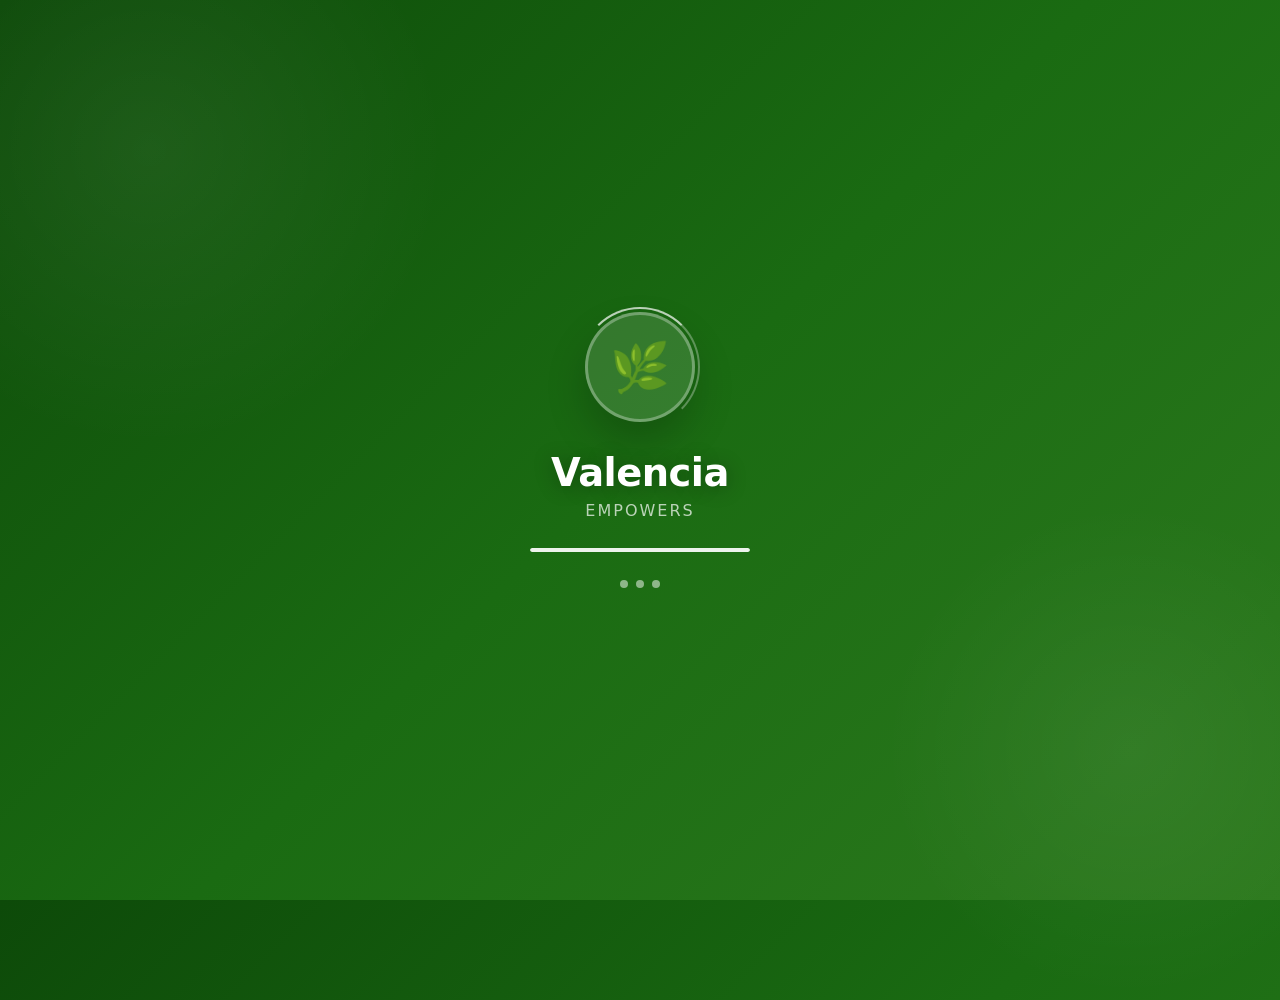
<file: index.html>
<!DOCTYPE html>
<html lang="en">
<head>
  <meta charset="UTF-8">
  <meta name="viewport" content="width=device-width, initial-scale=1.0">
  <title>Valencia Empowers</title>
  <style>
    * { margin: 0; padding: 0; box-sizing: border-box; }
    body {
      font-family: 'Inter', system-ui, -apple-system, sans-serif;
      background: linear-gradient(135deg, #0d4a09 0%, #1a6b12 50%, #2d7a1e 100%);
      min-height: 100vh;
      display: flex;
      align-items: center;
      justify-content: center;
      overflow: hidden;
      position: relative;
      transition: opacity 0.4s ease;
    }
    body::before {
      content: '';
      position: absolute;
      width: 600px; height: 600px;
      background: radial-gradient(circle, rgba(255,255,255,0.06) 0%, transparent 70%);
      top: -150px; left: -150px;
      animation: blobMove 8s ease-in-out infinite alternate;
    }
    body::after {
      content: '';
      position: absolute;
      width: 500px; height: 500px;
      background: radial-gradient(circle, rgba(255,255,255,0.05) 0%, transparent 70%);
      bottom: -100px; right: -100px;
      animation: blobMove2 10s ease-in-out infinite alternate;
    }
    @keyframes blobMove { 0% { transform: translate(0,0) scale(1); } 100% { transform: translate(60px,40px) scale(1.1); } }
    @keyframes blobMove2 { 0% { transform: translate(0,0) scale(1); } 100% { transform: translate(-40px,-60px) scale(1.15); } }
    .loader-container {
      display: flex; flex-direction: column; align-items: center; gap: 28px;
      position: relative; z-index: 1;
    }
    .logo-ring {
      width: 110px; height: 110px; border-radius: 50%;
      background: rgba(255,255,255,0.12);
      border: 3px solid rgba(255,255,255,0.3);
      display: flex; align-items: center; justify-content: center;
      font-size: 3rem;
      animation: float 3s ease-in-out infinite, ringPulse 2s ease-in-out infinite;
      box-shadow: 0 0 0 0 rgba(255,255,255,0.4), 0 20px 40px rgba(0,0,0,0.2);
      position: relative;
    }
    .logo-ring::before {
      content: ''; position: absolute; inset: -8px; border-radius: 50%;
      border: 2px solid transparent;
      border-top-color: rgba(255,255,255,0.7);
      border-right-color: rgba(255,255,255,0.3);
      animation: spin 1.5s linear infinite;
    }
    @keyframes float { 0%,100% { transform: translateY(0); } 50% { transform: translateY(-12px); } }
    @keyframes ringPulse { 0%,100% { box-shadow: 0 0 0 0 rgba(255,255,255,0.3), 0 20px 40px rgba(0,0,0,0.2); } 50% { box-shadow: 0 0 0 15px rgba(255,255,255,0.05), 0 20px 40px rgba(0,0,0,0.25); } }
    @keyframes spin { to { transform: rotate(360deg); } }
    .brand { text-align: center; }
    .brand h1 {
      font-size: 2.4rem; font-weight: 800; color: #ffffff;
      letter-spacing: -0.5px; text-shadow: 0 2px 20px rgba(0,0,0,0.3);
      animation: fadeSlideUp 0.8s ease forwards; opacity: 0; transform: translateY(20px);
    }
    .brand p {
      font-size: 1rem; color: rgba(255,255,255,0.7); margin-top: 6px;
      letter-spacing: 2px; text-transform: uppercase; font-weight: 500;
      animation: fadeSlideUp 0.8s ease 0.2s forwards; opacity: 0; transform: translateY(20px);
    }
    @keyframes fadeSlideUp { to { opacity: 1; transform: translateY(0); } }
    .progress-wrapper {
      width: 220px;
      animation: fadeSlideUp 0.8s ease 0.4s forwards; opacity: 0; transform: translateY(20px);
    }
    .progress-bar { width: 100%; height: 4px; background: rgba(255,255,255,0.2); border-radius: 10px; overflow: hidden; }
    .progress-fill {
      height: 100%; background: rgba(255,255,255,0.9); border-radius: 10px;
      animation: loadProgress 1.8s ease forwards; width: 0%;
    }
    @keyframes loadProgress { 0% { width:0%; } 40% { width:55%; } 70% { width:80%; } 100% { width:100%; } }
    .dots {
      display: flex; gap: 8px;
      animation: fadeSlideUp 0.8s ease 0.6s forwards; opacity: 0; transform: translateY(20px);
    }
    .dot { width: 8px; height: 8px; border-radius: 50%; background: rgba(255,255,255,0.5); }
    .dot:nth-child(1) { animation: dotPulse 1.2s ease-in-out 0s infinite; }
    .dot:nth-child(2) { animation: dotPulse 1.2s ease-in-out 0.2s infinite; }
    .dot:nth-child(3) { animation: dotPulse 1.2s ease-in-out 0.4s infinite; }
    @keyframes dotPulse { 0%,100% { opacity:0.3; transform:scale(1); } 50% { opacity:1; transform:scale(1.3); background:white; } }
  </style>
</head>
<body>
  <div class="loader-container">
    <div class="logo-ring">🌿</div>
    <div class="brand">
      <h1>Valencia</h1>
      <p>Empowers</p>
    </div>
    <div class="progress-wrapper">
      <div class="progress-bar"><div class="progress-fill"></div></div>
    </div>
    <div class="dots">
      <div class="dot"></div>
      <div class="dot"></div>
      <div class="dot"></div>
    </div>
  </div>
  <script>
    setTimeout(() => {
      document.body.style.opacity = '0';
      setTimeout(() => { window.location.href = "area.html"; }, 400);
    }, 2200);
  </script>
</body>
</html>
</file>
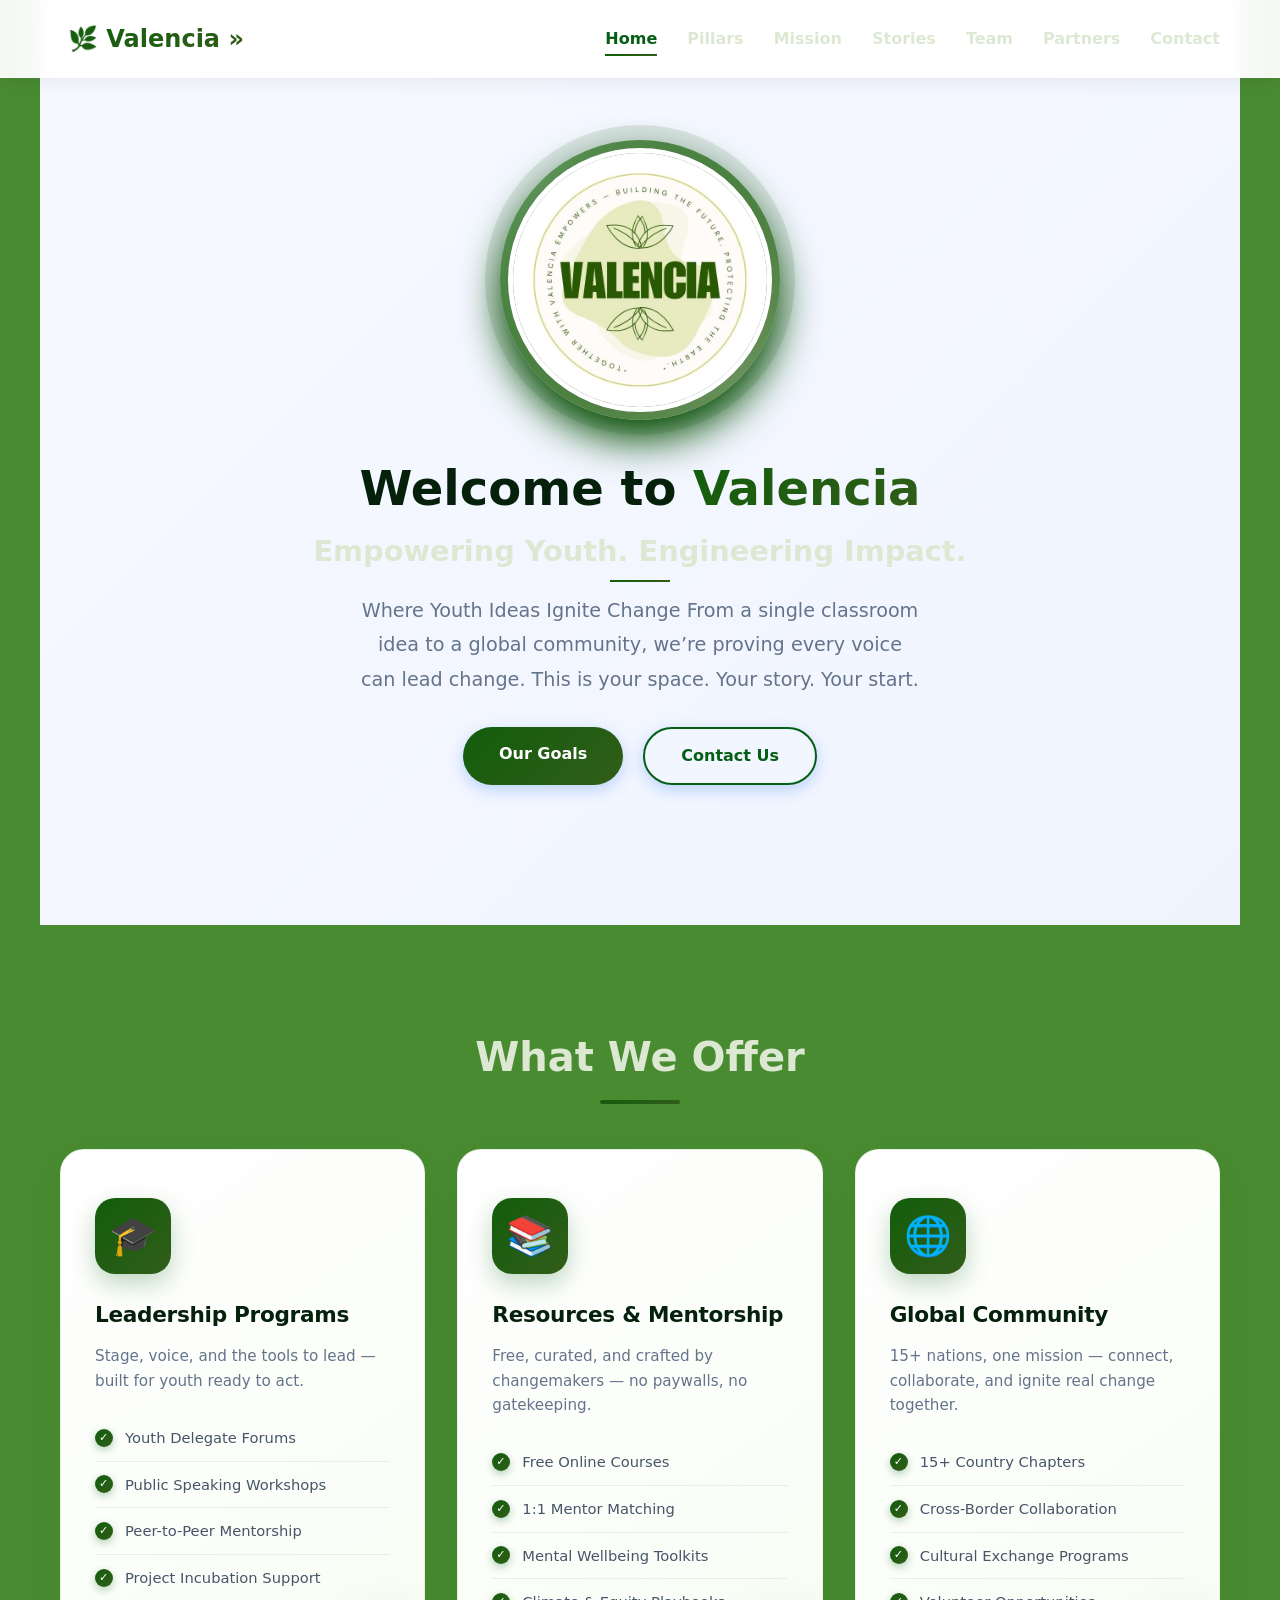
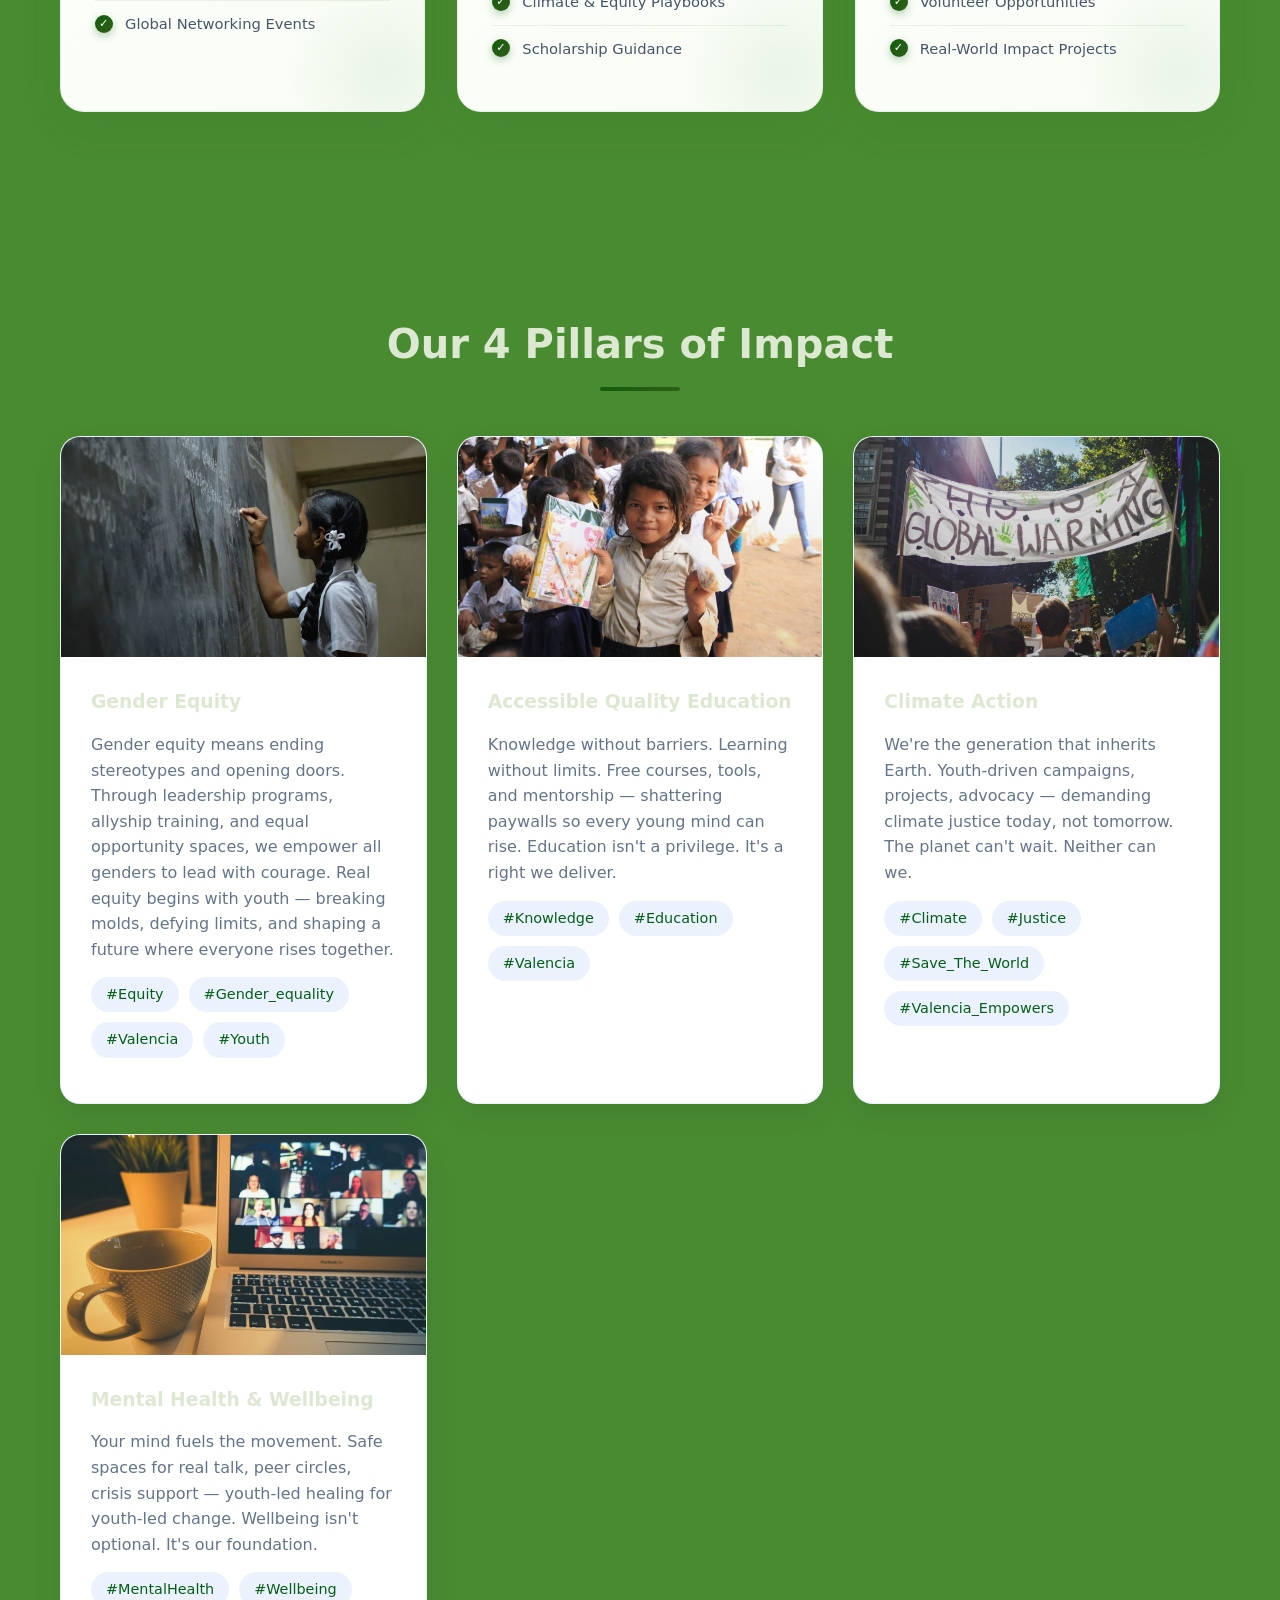
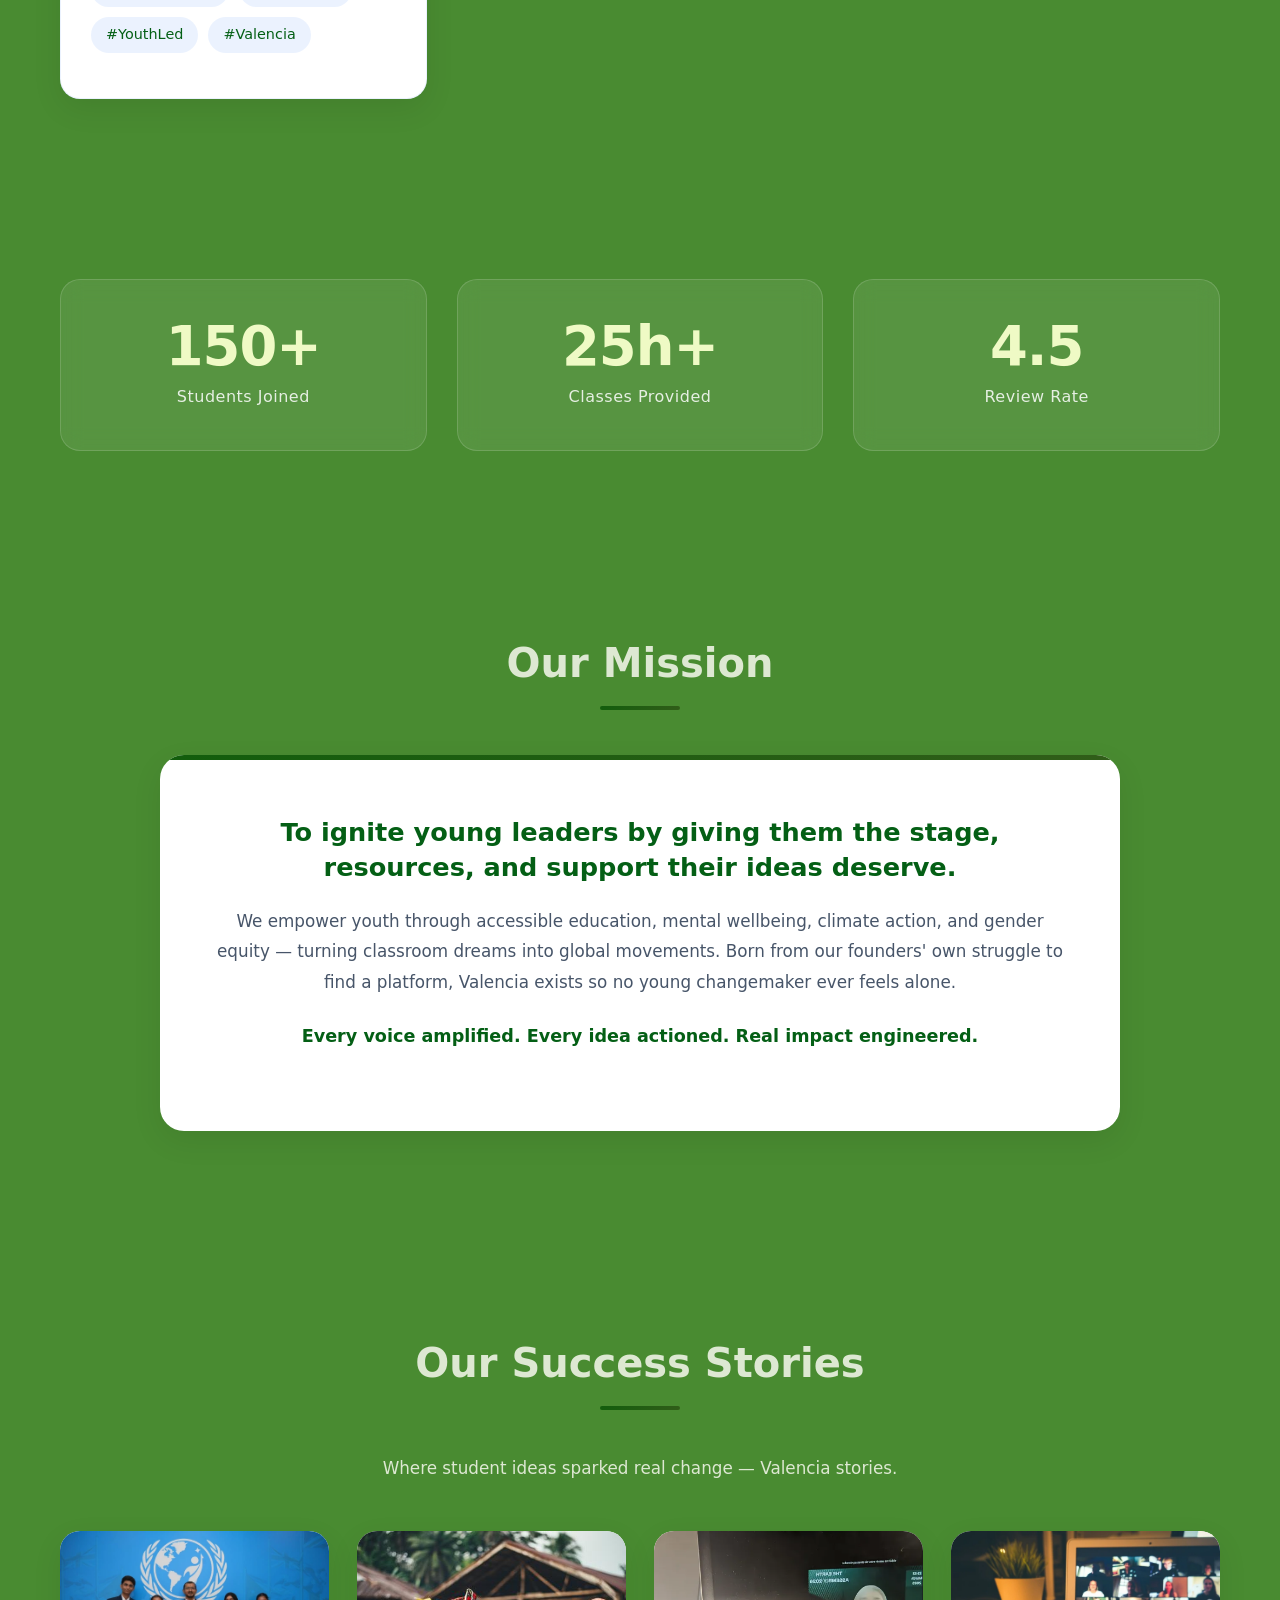
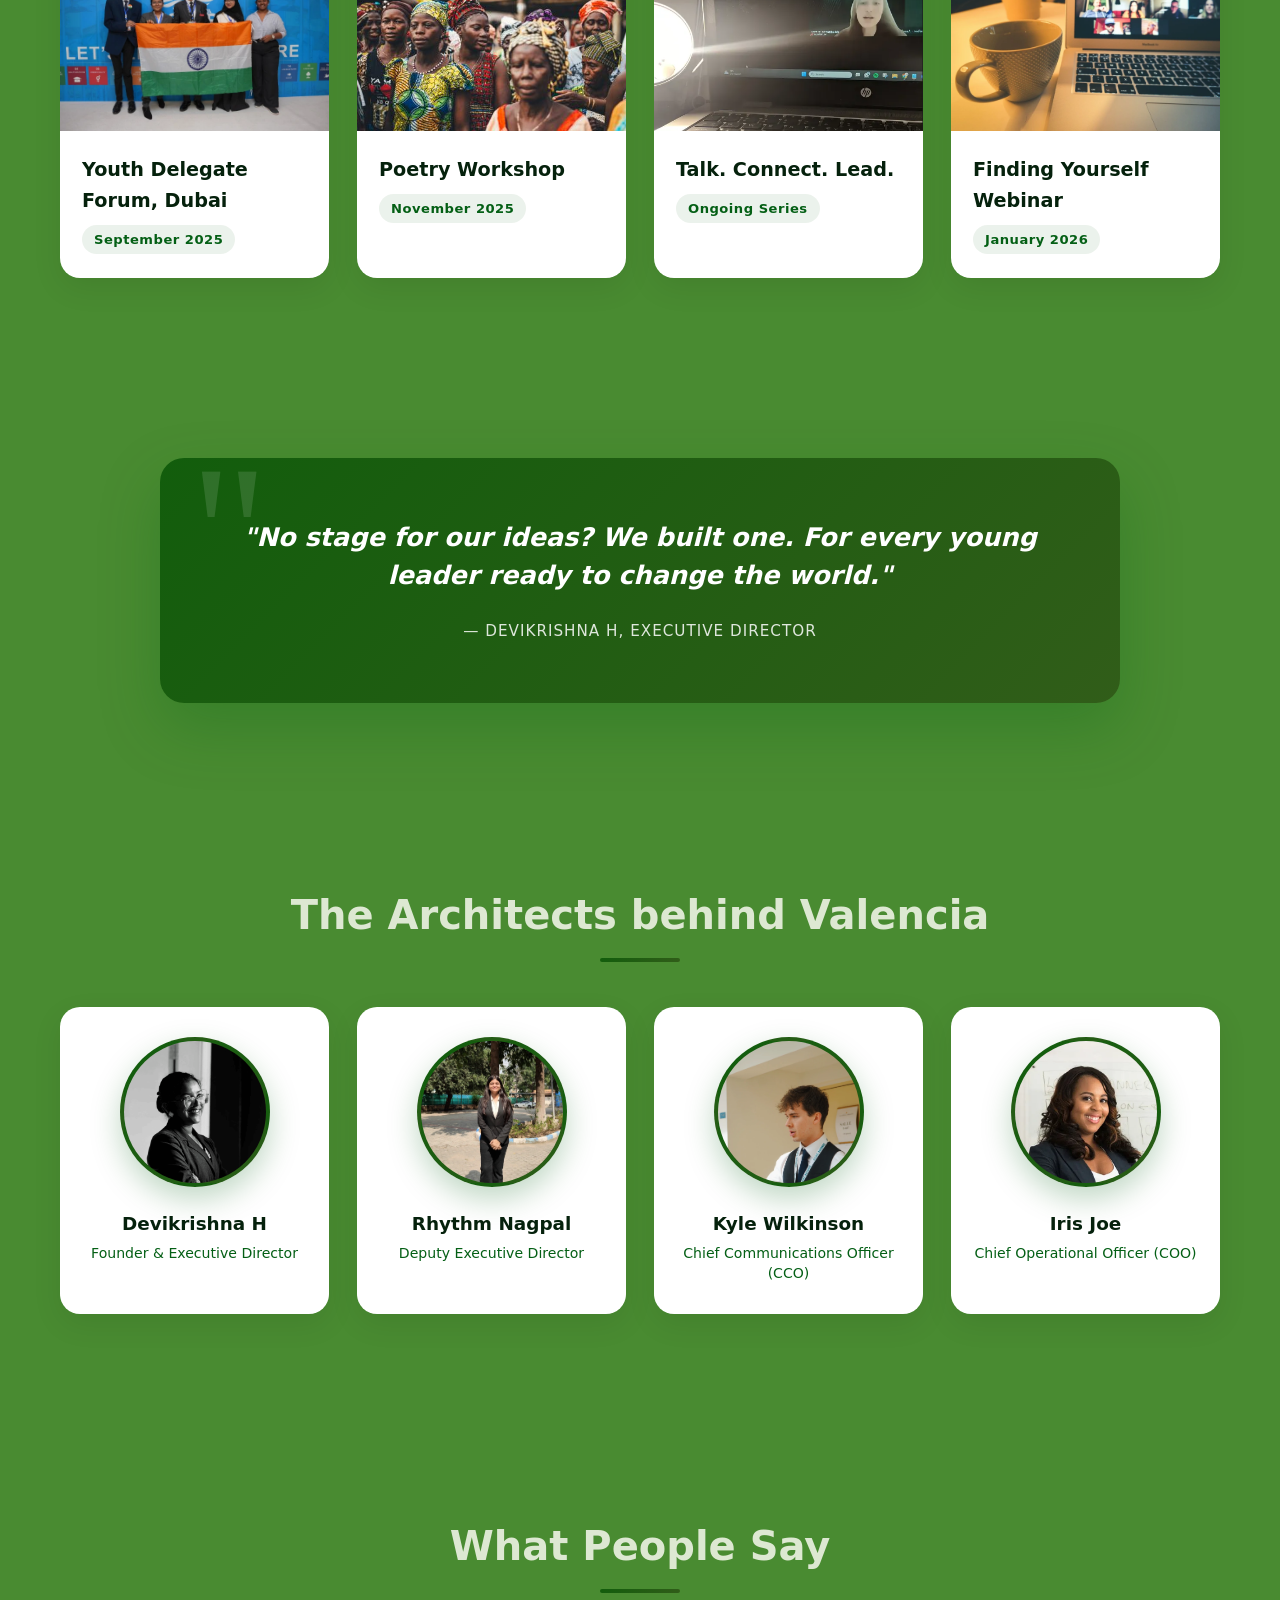
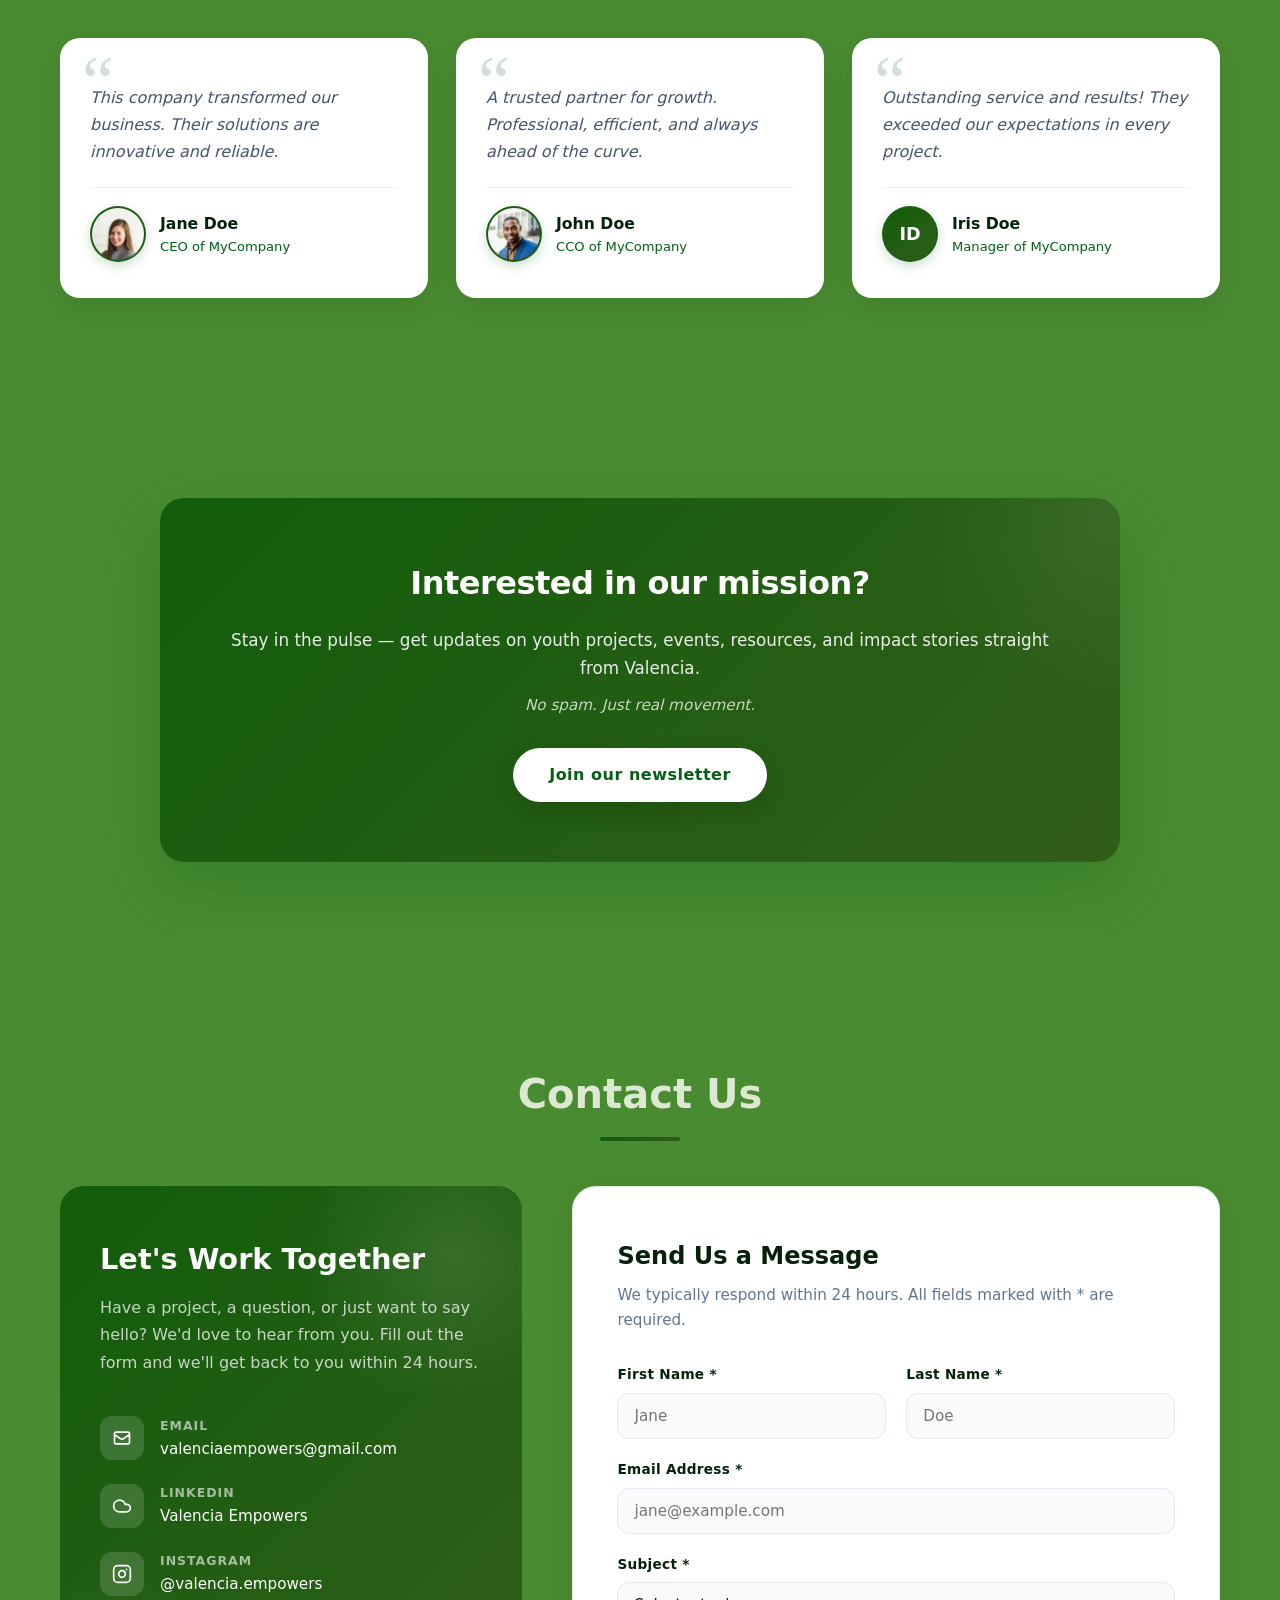
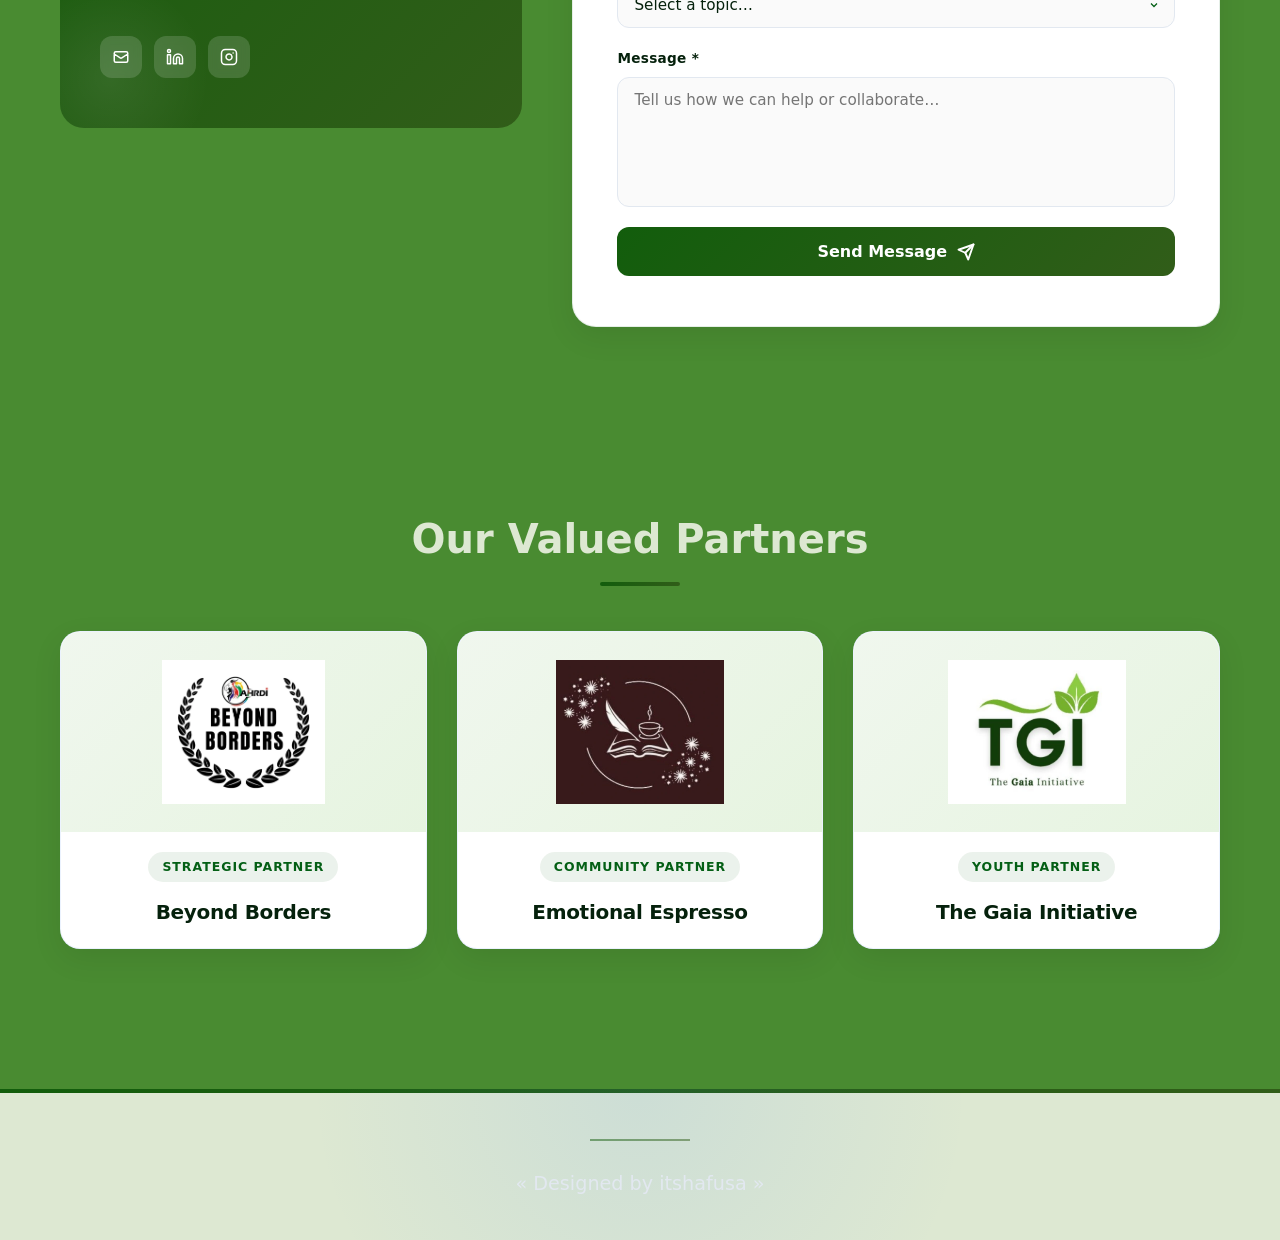
<file: area.html>
<!DOCTYPE html>
<html lang="en">
<head>
  <meta charset="UTF-8" />
  <meta name="viewport" content="width=device-width, initial-scale=1.0" />
  <title>Valencia empowers</title>
  <link rel="stylesheet" href="Style.css">
 
  <style>
    /* ===== CSS Reset ===== */
    * {
      margin: 0;
      padding: 0;
      box-sizing: border-box;
    }

    /* ===== Root Variables - Improved Color Scheme ===== */
    :root {
      --primary-color: #045f15;
      --primary-dark: #3f9126;
      --primary-light: #3f2402;
      --secondary-color: #dde8d2;
      --accent-color: #effac5;
      --bg-color: #247307d3;
      --text-color: #05210c;
      --white: #ffffff;
      --card-bg: #ffffff;
      --shadow: 0 10px 30px rgba(0,0,0,0.08);
      --shadow-hover: 0 20px 40px rgba(59, 130, 246, 0.15);
      --gradient: linear-gradient(135deg, #125d0c 0%, #315d19 100%);
      --gradient-reverse: linear-gradient(135deg, #0e611a 0%, #E3C6D3 100%);
      --gradient-radial: radial-gradient(circle at 30% 20%, rgba(59, 130, 246, 0.15) 0%, transparent 50%),
                         radial-gradient(circle at 70% 80%, rgba(139, 92, 246, 0.15) 0%, transparent 50%);
      --transition: all 0.3s ease;
    }

    /* ===== Global Styles ===== */
    html {
      scroll-behavior: smooth;
    }

    body {
      font-family: 'Inter', system-ui, -apple-system, sans-serif;
      background-color: var(--bg-color);
      color: var(--text-color);
      line-height: 1.6;
      overflow-x: hidden;
    }

    section {
      padding: 100px 20px;
      max-width: 1200px;
      margin: auto;
    }

    .section-title {
      text-align: center;
      margin-bottom: 60px;
      position: relative;
    }

    .section-title h2 {
      font-size: 2.5rem;
      color: var(--secondary-color);
      display: inline-block;
      font-weight: 700;
    }

    .section-title h2::after {
      content: '';
      position: absolute;
      width: 80px;
      height: 4px;
      background: var(--gradient);
      bottom: -15px;
      left: 50%;
      transform: translateX(-50%);
      border-radius: 2px;
    }

    p {
      margin-top: 10px;
      color: #64748b;
    }

    /* ===== Navbar ===== */
    header {
      position: fixed;
      top: 0;
      width: 100%;
      background: rgba(255, 255, 255, 0.95);
      backdrop-filter: blur(10px);
      box-shadow: 0 2px 20px rgba(0,0,0,0.08);
      z-index: 1000;
      transition: var(--transition);
    }

    header.scrolled {
      padding: 5px 0;
      box-shadow: 0 10px 30px rgba(0,0,0,0.1);
    }

    nav {
      max-width: 1200px;
      margin: auto;
      display: flex;
      justify-content: space-between;
      align-items: center;
      padding: 20px;
    }

    nav .logo {
      font-weight: 700;
      font-size: 1.5rem;
      background: var(--gradient);
      -webkit-background-clip: text;
      -webkit-text-fill-color: transparent;
      text-decoration: none;
      display: flex;
      align-items: center;
      gap: 8px;
      transition: var(--transition);
    }

    nav .logo::before {
      content: "";
      font-size: 1.3rem;
    }

    nav .logo:hover {
      transform: scale(1.05);
    }

    nav ul {
      list-style: none;
      display: flex;
      gap: 30px;
    }

    nav ul li a {
      text-decoration: none;
      color: var(--secondary-color);
      font-weight: 600;
      font-size: 1rem;
      padding: 8px 0;
      position: relative;
      transition: var(--transition);
    }

    nav ul li a::after {
      content: '';
      position: absolute;
      width: 0;
      height: 2px;
      background: var(--gradient);
      bottom: 0;
      left: 0;
      transition: width 0.3s ease;
    }

    nav ul li a:hover::after,
    nav ul li a.active::after {
      width: 100%;
    }

    nav ul li a:hover,
    nav ul li a.active {
      color: var(--primary-color);
      transform: translateY(-2px);
    }

    /* ===== Hero Section - IMPROVED BACKGROUND ===== */
    .hero {
      min-height: 100vh;
      display: flex;
      flex-direction: column;
      align-items: center;
      justify-content: center;
      position: relative;
      overflow: hidden;
      padding-top: 100px;
      text-align: center;
      background: linear-gradient(135deg, #f6f9ff 0%, #f0f4ff 100%);
    }

    .hero::before {
      content: '';
      position: absolute;
      width: 100%;
      height: 100%;
      background: var(--gradient-radial);
      z-index: -1;
    }

    .hero::after {
      content: '';
      position: absolute;
      top: 0;
      left: 0;
      width: 100%;
      height: 100%;
      background: 
        radial-gradient(circle at 20% 30%, rgba(59, 130, 246, 0.08) 0%, transparent 40%),
        radial-gradient(circle at 80% 70%, rgba(139, 92, 246, 0.08) 0%, transparent 40%),
        radial-gradient(circle at 40% 80%, rgba(59, 130, 246, 0.05) 0%, transparent 30%),
        radial-gradient(circle at 60% 20%, rgba(139, 92, 246, 0.05) 0%, transparent 30%);
      z-index: -1;
      animation: pulse 8s ease-in-out infinite alternate;
    }

    @keyframes pulse {
      0% {
        opacity: 0.7;
        transform: scale(1);
      }
      100% {
        opacity: 1;
        transform: scale(1.05);
      }
    }

    .hero-content {
      max-width: 800px;
      width: 100%;
      display: flex;
      flex-direction: column;
      align-items: center;
      padding: 40px 20px;
      animation: fadeInUp 1s ease;
      position: relative;
      z-index: 1;
    }

    @keyframes fadeInUp {
      from {
        opacity: 0;
        transform: translateY(30px);
      }
      to {
        opacity: 1;
        transform: translateY(0);
      }
    }

    .profile-container {
      width: 280px;
      height: 280px;
      margin: 0 auto 40px;
      border-radius: 50%;
      background: var(--gradient);
      padding: 8px;
      box-shadow: 
        0 20px 40px rgb(3, 76, 1),
        0 0 0 15px rgba(4, 65, 7, 0.1),
        inset 0 0 20px rgba(22, 122, 16, 0.5);
      animation: float 6s ease-in-out infinite;
      position: relative;
      overflow: hidden;
    }

    .profile-container::before {
      content: '';
      position: absolute;
      top: -50%;
      left: -50%;
      width: 200%;
      height: 200%;
      background: linear-gradient(
        45deg,
        transparent,
        rgba(255, 255, 255, 0.3),
        transparent
      );
      animation: shine 3s ease-in-out infinite;
    }

    @keyframes shine {
      0% {
        transform: translateX(-100%) translateY(-100%) rotate(45deg);
      }
      100% {
        transform: translateX(100%) translateY(100%) rotate(45deg);
      }
    }

    @keyframes float {
      0%, 100% {
        transform: translateY(0);
      }
      50% {
        transform: translateY(-20px);
      }
    }

    .profile-pic {
      width: 100%;
      height: 100%;
      border-radius: 50%;
      object-fit: cover;
      border: 5px solid white;
      position: relative;
      z-index: 2;
    }

    .hero-text {
      text-align: center;
    }

    .hero h1 {
      font-size: 3rem;
      margin-bottom: 10px;
      line-height: 1.2;
      position: relative;
    }

    .hero .name {
      background: var(--gradient);
      -webkit-background-clip: text;
      -webkit-text-fill-color: transparent;
      font-weight: 700;
      position: relative;
      display: inline-block;
    }

    .hero .name::after {
      content: '';
      position: absolute;
      bottom: -5px;
      left: 0;
      width: 100%;
      height: 3px;
      background: var(--gradient);
      border-radius: 2px;
      transform: scaleX(0);
      transition: transform 0.3s ease;
    }

    .hero h1:hover .name::after {
      transform: scaleX(1);
    }

    .hero h3 {
      font-size: 1.8rem;
      font-weight: 600;
      margin-bottom: 20px;
      color: var(--secondary-color);
      position: relative;
      display: inline-block;
    }

    .hero h3::after {
      content: '';
      position: absolute;
      bottom: -8px;
      left: 50%;
      transform: translateX(-50%);
      width: 60px;
      height: 2px;
      background: var(--gradient);
    }

    .hero p {
      max-width: 600px;
      margin: 0 auto 30px;
      font-size: 1.2rem;
      line-height: 1.8;
      color: #64748b;
      position: relative;
      padding: 0 20px;
    }

    .hero-btns {
      display: flex;
      gap: 20px;
      margin-top: 30px;
      justify-content: center;
    }

    .btn {
      display: inline-block;
      padding: 14px 36px;
      background: var(--gradient);
      color: var(--white);
      border-radius: 50px;
      text-decoration: none;
      font-weight: 600;
      font-size: 1rem;
      transition: var(--transition);
      border: none;
      cursor: pointer;
      box-shadow: 0 5px 15px rgba(59, 130, 246, 0.3);
      position: relative;
      overflow: hidden;
      z-index: 1;
    }

    .btn::before {
      content: '';
      position: absolute;
      top: 0;
      left: 0;
      width: 100%;
      height: 100%;
      background: var(--gradient-reverse);
      z-index: -1;
      opacity: 0;
      transition: opacity 0.3s ease;
    }

    .btn:hover {
      transform: translateY(-5px);
      box-shadow: 0 15px 30px rgba(59, 130, 246, 0.4);
    }

    .btn:hover::before {
      opacity: 1;
    }

    .btn-outline {
      background: transparent;
      color: var(--primary-color);
      border: 2px solid var(--primary-color);
    }

    .btn-outline:hover {
      background: var(--gradient);
      color: white;
      border-color: transparent;
    }

    /* ===== What We Offer Section (formerly Skills) ===== */
    .skills-container {
      display: grid;
      grid-template-columns: repeat(auto-fit, minmax(310px, 1fr));
      gap: 32px;
      margin-top: 50px;
    }

    .skill-card {
      background: linear-gradient(145deg, #ffffff 0%, #f8fdf4 100%);
      padding: 48px 34px 40px;
      border-radius: 24px;
      box-shadow: 0 15px 40px rgba(4, 95, 21, 0.08);
      transition: all 0.4s cubic-bezier(0.34, 1.56, 0.64, 1);
      text-align: left;
      border: 1px solid rgba(4, 95, 21, 0.08);
      position: relative;
      overflow: hidden;
      isolation: isolate;
    }

    /* Top gradient bar */
    .skill-card::before {
      content: '';
      position: absolute;
      top: 0;
      left: 0;
      width: 100%;
      height: 6px;
      background: var(--gradient);
      transform: scaleX(0);
      transition: transform 0.5s ease;
      transform-origin: left;
    }

    /* Decorative background blob */
    .skill-card::after {
      content: '';
      position: absolute;
      bottom: -60px;
      right: -60px;
      width: 200px;
      height: 200px;
      background: radial-gradient(circle, rgba(4, 95, 21, 0.06) 0%, transparent 70%);
      border-radius: 50%;
      transition: all 0.5s ease;
      z-index: -1;
    }

    .skill-card:hover::before {
      transform: scaleX(1);
    }

    .skill-card:hover::after {
      transform: scale(1.4);
      background: radial-gradient(circle, rgba(63, 145, 38, 0.15) 0%, transparent 70%);
    }

    .skill-card:hover {
      transform: translateY(-12px);
      box-shadow: 0 30px 60px rgba(4, 95, 21, 0.18);
      border-color: rgba(4, 95, 21, 0.2);
    }

    .skill-icon {
      width: 76px;
      height: 76px;
      border-radius: 20px;
      background: var(--gradient);
      display: flex;
      align-items: center;
      justify-content: center;
      font-size: 2.4rem;
      margin-bottom: 24px;
      box-shadow: 0 10px 25px rgba(4, 95, 21, 0.25);
      transition: all 0.4s cubic-bezier(0.34, 1.56, 0.64, 1);
      -webkit-text-fill-color: initial;
    }

    .skill-card:hover .skill-icon {
      transform: scale(1.1) rotate(-5deg);
      box-shadow: 0 15px 35px rgba(4, 95, 21, 0.4);
    }

    .skill-card h3 {
      font-size: 1.35rem;
      font-weight: 700;
      margin-bottom: 12px;
      color: var(--text-color);
      transition: var(--transition);
      letter-spacing: -0.3px;
    }

    .skill-card:hover h3 {
      color: var(--primary-color);
    }

    .skill-card .skill-tagline {
      color: #64748b;
      font-size: 0.95rem;
      line-height: 1.6;
      margin: 0 0 22px;
    }

    .skill-list {
      list-style: none;
      margin-top: 0;
    }

    .skill-list li {
      padding: 11px 0 11px 30px;
      border-bottom: 1px solid rgba(4, 95, 21, 0.08);
      color: #475569;
      font-size: 0.92rem;
      font-weight: 500;
      position: relative;
      transition: var(--transition);
    }

    .skill-list li:hover {
      color: var(--primary-color);
      transform: translateX(6px);
      border-bottom-color: rgba(4, 95, 21, 0.25);
    }

    .skill-list li:last-child {
      border-bottom: none;
    }

    .skill-list li::before {
      content: "";
      position: absolute;
      left: 0;
      top: 50%;
      transform: translateY(-50%);
      width: 18px;
      height: 18px;
      border-radius: 50%;
      background: var(--gradient);
      display: flex;
      align-items: center;
      justify-content: center;
      box-shadow: 0 3px 8px rgba(4, 95, 21, 0.3);
      transition: var(--transition);
    }

    .skill-list li::after {
      content: "✓";
      position: absolute;
      left: 4px;
      top: 50%;
      transform: translateY(-50%);
      color: #ffffff;
      font-size: 0.7rem;
      font-weight: 800;
      transition: var(--transition);
    }

    .skill-list li:hover::before {
      transform: translateY(-50%) scale(1.2);
      box-shadow: 0 5px 12px rgba(4, 95, 21, 0.5);
    }

    @media (max-width: 768px) {
      .skill-card { padding: 38px 28px 32px; }
      .skill-icon { width: 64px; height: 64px; font-size: 2rem; }
      .skill-card h3 { font-size: 1.2rem; }
    }

    /* ===== Projects Section ===== */
    .projects-container {
      display: grid;
      grid-template-columns: repeat(auto-fill, minmax(350px, 1fr));
      gap: 30px;
      margin-top: 40px;
    }

    .project-card {
      background: var(--card-bg);
      border-radius: 20px;
      overflow: hidden;
      box-shadow: var(--shadow);
      transition: var(--transition);
      border: 1px solid rgba(59, 130, 246, 0.1);
      position: relative;
    }

    .project-card::after {
      content: '';
      position: absolute;
      top: 0;
      left: 0;
      width: 100%;
      height: 100%;
      background: var(--gradient);
      opacity: 0;
      transition: opacity 0.3s ease;
      z-index: 1;
      pointer-events: none;
    }

    .project-card:hover::after {
      opacity: 0.05;
    }

    .project-card:hover {
      transform: translateY(-10px);
      box-shadow: var(--shadow-hover);
    }

    .project-img {
      height: 220px;
      width: 100%;
      overflow: hidden;
      position: relative;
    }

    .project-img::after {
      content: '';
      position: absolute;
      top: 0;
      left: 0;
      width: 100%;
      height: 100%;
      background: linear-gradient(to bottom, transparent, rgba(0,0,0,0.1));
      z-index: 1;
    }

    .project-img img {
      width: 100%;
      height: 100%;
      object-fit: cover;
      transition: transform 0.5s ease;
    }

    .project-card:hover .project-img img {
      transform: scale(1.1);
    }

    .project-content {
      padding: 30px;
      position: relative;
      z-index: 2;
    }

    .project-content h3 {
      margin-bottom: 15px;
      color: var(--secondary-color);
      transition: var(--transition);
    }

    .project-card:hover .project-content h3 {
      color: var(--primary-color);
    }

    .project-tags {
      display: flex;
      flex-wrap: wrap;
      gap: 10px;
      margin: 15px 0;
    }

    .project-tags span {
      background: rgba(59, 130, 246, 0.1);
      color: var(--primary-color);
      padding: 6px 15px;
      border-radius: 20px;
      font-size: 0.9rem;
      font-weight: 500;
      transition: var(--transition);
    }

    .project-tags span:hover {
      background: rgba(59, 130, 246, 0.2);
      transform: translateY(-2px);
    }

    /* ===== Contact Section - Design 4 (Tilt Effect) ===== */
    .tilt-cards {
      display: grid;
      grid-template-columns: repeat(auto-fit, minmax(280px, 1fr));
      gap: 25px;
      margin-top: 40px;
    }

    .contact-link.tilt {
      display: flex;
      flex-direction: row;
      align-items: center;
      padding: 25px;
      text-align: left;
      width: 100%;
      background: var(--card-bg);
      border: 1px solid rgba(59, 130, 246, 0.1);
      border-radius: 20px;
      transition: all 0.4s cubic-bezier(0.175, 0.885, 0.32, 1.275);
      perspective: 1000px;
      position: relative;
      overflow: hidden;
      text-decoration: none;
      color: var(--text-color);
    }

    .contact-link.tilt::before {
      content: '';
      position: absolute;
      top: 0;
      left: 0;
      width: 100%;
      height: 100%;
      background: var(--gradient);
      opacity: 0;
      transition: opacity 0.3s ease;
      z-index: 0;
    }

    .contact-link.tilt:hover {
      transform: rotateY(10deg) rotateX(5deg) translateY(-10px);
      box-shadow: 
        20px 20px 40px rgba(0,0,0,0.1),
        -10px -10px 30px rgba(255,255,255,0.7);
      color: white;
    }

    .contact-link.tilt:hover::before {
      opacity: 1;
    }
  .contact-link {
  display: flex;
  align-items: center;
  gap: 16px;

  width: 360px;          /* 🔥 SAME SIZE */
  padding: 20px 24px;

  border-radius: 18px;
  background: #ffffff;

  text-decoration: none;
  transition: transform 0.3s ease, box-shadow 0.3s ease;
}
    .tilt-icon {
      width: 60px;
      height: 60px;
      border-radius: 15px;
      display: flex;
      align-items: center;
      justify-content: center;
      margin-right: 20px;
      flex-shrink: 0;
      transition: all 0.3s ease;
      position: relative;
      z-index: 1;
    }

    .tilt-icon svg {
      width: 28px;
      height: 28px;
      transition: all 0.3s ease;
    }

    .contact-link.tilt:hover .tilt-icon {
      transform: scale(1.1) rotate(-5deg);
      border-radius: 20px;
      background: rgba(255, 255, 255, 0.2);
    }

    .contact-link.tilt:hover .tilt-icon svg {
      color: white;
    }

    .email-icon {
      background: linear-gradient(135deg, #EA4335 0%, #FBBC05 100%);
    }

    .email-icon svg {
      color: white;
    }

    .github-icon {
      background: linear-gradient(135deg, #333 0%, #666 100%);
    }

    .github-icon svg {
      color: white;
    }

    .linkedin-icon {
      background: linear-gradient(135deg, #0077B5 0%, #00A0DC 100%);
    }

    .linkedin-icon svg {
      color: white;
    }

    .instagram-icon {
      background: linear-gradient(135deg, #e428da 0%, #ff8623 100%);
    }

    .instagram-icon svg {
      color: white;
    }
 .certifications-icon {
  background: linear-gradient(135deg, #4285F4 0%, #34A853 50%, #FBBC05 100%);
}

.certifications-icon svg {
  color: white;
}
    .tilt-content {
      flex: 1;
      position: relative;
      z-index: 1;
    }

    .tilt-title {
      font-weight: 700;
      font-size: 1.2rem;
      display: block;
      margin-bottom: 5px;
      transition: all 0.3s ease;
    }

    .tilt-sub {
      font-size: 0.9rem;
      color: #64748b;
      display: block;
      transition: all 0.3s ease;
    }

    .contact-link.tilt:hover .tilt-title,
    .contact-link.tilt:hover .tilt-sub {
      color: white;
    }

    .tilt-arrow {
      font-size: 1.5rem;
      font-weight: 300;
      opacity: 0;
      transform: translateX(-10px);
      transition: all 0.3s ease;
      position: relative;
      z-index: 1;
    }

    .contact-link.tilt:hover .tilt-arrow {
      opacity: 1;
      transform: translateX(0);
      color: white;
    }

    /* ===== Footer ===== */
    footer {
      text-align: center;
      padding: 20px 20px;
      background: var(--secondary-color);
      color: #cbd5e1;
      margin-top: 60px;
      position: relative;
      overflow: hidden;
    }

    footer::before {
      content: '';
      position: absolute;
      top: 0;
      left: 0;
      right: 0;
      height: 4px;
      background: var(--gradient);
    }

    footer::after {
      content: '';
      position: absolute;
      top: 0;
      left: 0;
      width: 100%;
      height: 100%;
      background: radial-gradient(circle at 50% 0%, rgba(59, 130, 246, 0.1) 0%, transparent 50%);
      pointer-events: none;
    }

    .footer-content {
      max-width: 600px;
      margin: 0 auto;
      position: relative;
      z-index: 1;
    }

    .footer-content p {
      font-size: 1.2rem;
      margin-bottom: 20px;
      color: #e2e8f0;
    }

    .copyright {
      margin-top: 30px;
      font-size: 0.9rem;
      color: #94a3b8;
      position: relative;
      padding-top: 20px;
    }

    .copyright::before {
      content: '';
      position: absolute;
      top: 0;
      left: 50%;
      transform: translateX(-50%);
      width: 100px;
      height: 2px;
      background: var(--gradient);
      opacity: 0.5;
    }
.contact-link.certifications {
  display: flex;
  align-items: center;
  justify-content: center;   /* centers the content */
  width: 100%;
  height: 100px;             /* fixed height for consistency */
  padding: 20px;
  background: var(--card-bg);
  border: 1px solid rgba(59, 130, 246, 0.1);
  border-radius: 20px;
  text-align: center;
  font-size: 16px;
  color: var(--text-color);
  transition: all 0.4s ease;
  position: relative;
  overflow: hidden;
}

.contact-link.tilt.certifications {
  display: flex;
  align-items: center;
  justify-content: center;
  width: 100%;
  height: 100px;             /* fixed height for uniformity */
  padding: 20px;
  background: var(--card-bg);
  border: 1px solid rgba(59, 130, 246, 0.1);
  border-radius: 20px;
  text-align: center;
  font-size: 16px;
  color: var(--text-color);
  transition: all 0.4s ease;
  position: relative;
  overflow: hidden;
}

.contact-link.tilt.certifications:hover {
  transform: rotateY(10deg) rotateX(5deg) translateY(-10px);
  box-shadow: 
    20px 20px 40px rgba(0,0,0,0.1),
    -10px -10px 30px rgba(255,255,255,0.7);
  color: white;
}

    /* ===== Back to Top Button ===== */
    .back-to-top {
      position: fixed;
      bottom: 30px;
      right: 30px;
      width: 50px;
      height: 50px;
      background: var(--gradient);
      color: white;
      border-radius: 50%;
      display: flex;
      align-items: center;
      justify-content: center;
      text-decoration: none;
      font-size: 1.5rem;
      box-shadow: 0 5px 20px rgba(59, 130, 246, 0.3);
      transition: var(--transition);
      opacity: 0;
      visibility: hidden;
      transform: translateY(20px);
      z-index: 100;
    }

    .back-to-top.visible {
      opacity: 1;
      visibility: visible;
      transform: translateY(0);
    }

    .back-to-top:hover {
      transform: translateY(-5px);
      box-shadow: 0 10px 30px rgba(59, 130, 246, 0.4);
    }

    /* ===== Responsive ===== */
    @media (max-width: 992px) {
      .profile-container {
        width: 250px;
        height: 250px;
      }
      
      .hero h1 {
        font-size: 2.8rem;
      }
      
      .section-title h2 {
        font-size: 2.2rem;
      }
    }

    @media (max-width: 768px) {
      section {
        padding: 80px 20px;
      }
      
      .hero h1 {
        font-size: 2.4rem;
      }
      
      .hero h3 {
        font-size: 1.5rem;
      }
      
      .hero-btns {
        flex-direction: column;
        align-items: center;
        gap: 15px;
      }
      
      .btn {
        width: 100%;
        max-width: 250px;
      }
      
      nav ul {
        gap: 15px;
      }
      
      .projects-container {
        grid-template-columns: 1fr;
      }
      
      .tilt-cards {
        grid-template-columns: 1fr;
        gap: 20px;
      }
      
      .contact-link.tilt {
        padding: 20px;
      }
      
      .tilt-icon {
        width: 50px;
        height: 50px;
        margin-right: 15px;
      }
      
      .tilt-icon svg {
        width: 24px;
        height: 24px;
      }
    }

    @media (max-width: 576px) {
      nav {
        flex-direction: column;
        gap: 15px;
        padding: 15px;
      }
      
      nav ul {
        flex-wrap: wrap;
        justify-content: center;
        gap: 12px;
      }
      
      nav ul li a {
        font-size: 0.9rem;
      }
      
      .hero h1 {
        font-size: 2.2rem;
      }
      
      .profile-container {
        width: 220px;
        height: 220px;
      }
      
      .skill-card {
        padding: 30px 20px;
      }
      
      .section-title h2 {
        font-size: 1.8rem;
      }
      
      .tilt-title {
        font-size: 1.1rem;
      }
      
      .tilt-sub {
        font-size: 0.85rem;
      }
      
      .contact-link.tilt {
        padding: 18px;
      }
      
      .tilt-icon {
        width: 45px;
        height: 45px;
        margin-right: 12px;
      }
      
      .hero p {
        font-size: 1.1rem;
        padding: 0 15px;
      }
      
      .back-to-top {
        bottom: 20px;
        right: 20px;
        width: 45px;
        height: 45px;
        font-size: 1.3rem;
      }
    }

    /* ===== Scroll Progress Bar ===== */
    .scroll-progress {
      position: fixed;
      top: 0;
      left: 0;
      height: 3px;
      background: var(--gradient);
      z-index: 9999;
      width: 0%;
      transition: width 0.1s linear;
    }

    /* ===== Contact Form Section ===== */
    .contact-form-section {
      padding: 100px 20px;
      max-width: 1200px;
      margin: auto;
    }

    .contact-layout {
      display: grid;
      grid-template-columns: 1fr 1.4fr;
      gap: 50px;
      align-items: start;
      margin-top: 50px;
    }

    /* Left panel */
    .contact-info-panel {
      background: var(--gradient);
      border-radius: 24px;
      padding: 50px 40px;
      color: white;
      position: relative;
      overflow: hidden;
    }

    .contact-info-panel::before {
      content: '';
      position: absolute;
      width: 300px; height: 300px;
      background: radial-gradient(circle, rgba(255,255,255,0.1) 0%, transparent 70%);
      top: -80px; right: -80px;
      pointer-events: none;
    }

    .contact-info-panel::after {
      content: '';
      position: absolute;
      width: 200px; height: 200px;
      background: radial-gradient(circle, rgba(255,255,255,0.08) 0%, transparent 70%);
      bottom: -50px; left: -50px;
      pointer-events: none;
    }

    .contact-info-panel h3 {
      font-size: 1.8rem;
      font-weight: 700;
      color: #ffffff;
      margin-bottom: 12px;
      position: relative; z-index: 1;
    }

    .contact-info-panel > p {
      color: rgba(255,255,255,0.75);
      font-size: 1rem;
      line-height: 1.7;
      margin-top: 0;
      margin-bottom: 40px;
      position: relative; z-index: 1;
    }

    .contact-details {
      display: flex;
      flex-direction: column;
      gap: 22px;
      position: relative; z-index: 1;
    }

    .contact-detail-item {
      display: flex;
      align-items: center;
      gap: 16px;
    }

    .contact-detail-icon {
      width: 44px; height: 44px;
      background: rgba(255,255,255,0.15);
      border-radius: 12px;
      display: flex; align-items: center; justify-content: center;
      flex-shrink: 0;
      backdrop-filter: blur(4px);
      transition: var(--transition);
    }

    .contact-detail-item:hover .contact-detail-icon {
      background: rgba(255,255,255,0.25);
      transform: scale(1.1);
    }

    .contact-detail-icon svg {
      width: 20px; height: 20px;
      color: white;
    }

    .contact-detail-text span {
      display: block;
      font-size: 0.78rem;
      color: rgba(255,255,255,0.6);
      text-transform: uppercase;
      letter-spacing: 1px;
      font-weight: 600;
    }

    .contact-detail-text a,
    .contact-detail-text p {
      color: #ffffff;
      font-weight: 500;
      font-size: 0.95rem;
      text-decoration: none;
      margin: 0;
      transition: var(--transition);
    }

    .contact-detail-text a:hover {
      color: rgba(255,255,255,0.8);
    }

    .contact-socials {
      display: flex;
      gap: 12px;
      margin-top: 40px;
      position: relative; z-index: 1;
    }

    .contact-social-btn {
      width: 42px; height: 42px;
      background: rgba(255,255,255,0.15);
      border-radius: 12px;
      display: flex; align-items: center; justify-content: center;
      text-decoration: none;
      transition: var(--transition);
      backdrop-filter: blur(4px);
    }

    .contact-social-btn:hover {
      background: rgba(255,255,255,0.3);
      transform: translateY(-3px);
    }

    .contact-social-btn svg {
      width: 18px; height: 18px;
      color: white;
    }

    /* Right panel — form */
    .contact-form-panel {
      background: var(--card-bg);
      border-radius: 24px;
      padding: 50px 44px;
      box-shadow: var(--shadow);
      border: 1px solid rgba(4, 95, 21, 0.1);
    }

    .contact-form-panel h3 {
      font-size: 1.5rem;
      font-weight: 700;
      color: var(--text-color);
      margin-bottom: 8px;
    }

    .contact-form-panel > p {
      color: #64748b;
      font-size: 0.95rem;
      margin-top: 0;
      margin-bottom: 32px;
    }

    .form-row {
      display: grid;
      grid-template-columns: 1fr 1fr;
      gap: 20px;
    }

    .form-group {
      display: flex;
      flex-direction: column;
      gap: 7px;
      margin-bottom: 20px;
    }

    .form-group label {
      font-size: 0.85rem;
      font-weight: 600;
      color: var(--text-color);
      letter-spacing: 0.3px;
    }

    .form-group input,
    .form-group select,
    .form-group textarea {
      width: 100%;
      padding: 13px 16px;
      border: 1.5px solid #e2e8f0;
      border-radius: 12px;
      font-family: inherit;
      font-size: 0.95rem;
      color: var(--text-color);
      background: #fafafa;
      transition: border-color 0.25s ease, box-shadow 0.25s ease, background0.25s ease;
      outline: none;
      resize: none;
    }

    .form-group input:focus,
    .form-group select:focus,
    .form-group textarea:focus {
      border-color: var(--primary-color);
      background: #ffffff;
      box-shadow: 0 0 0 4px rgba(4, 95, 21, 0.08);
    }

    .form-group textarea {
      min-height: 130px;
    }

    .form-group select {
      appearance: none;
      -webkit-appearance: none;
      background-image: url("data:image/svg+xml,%3Csvg xmlns='http://www.w3.org/2000/svg' width='12' height='12' viewBox='0 0 24 24' fill='none' stroke='%23045f15' stroke-width='2.5'%3E%3Cpolyline points='6 9 12 15 18 9'%3E%3C/polyline%3E%3C/svg%3E");
      background-repeat: no-repeat;
      background-position: right 14px center;
      padding-right: 40px;
      cursor: pointer;
    }

    .form-submit-btn {
      width: 100%;
      padding: 15px 30px;
      background: var(--gradient);
      color: white;
      border: none;
      border-radius: 12px;
      font-family: inherit;
      font-size: 1rem;
      font-weight: 700;
      cursor: pointer;
      transition: var(--transition);
      display: flex;
      align-items: center;
      justify-content: center;
      gap: 10px;
      margin-top: 8px;
      position: relative;
      overflow: hidden;
    }

    .form-submit-btn::before {
      content: '';
      position: absolute;
      top: 0; left: -100%;
      width: 100%; height: 100%;
      background: linear-gradient(135deg, rgba(255,255,255,0.1) 0%, transparent 100%);
      transition: left 0.4s ease;
    }

    .form-submit-btn:hover {
      transform: translateY(-3px);
      box-shadow: 0 12px 30px rgba(4, 95, 21, 0.35);
    }

    .form-submit-btn:hover::before {
      left: 100%;
    }

    .form-submit-btn:active {
      transform: translateY(0);
    }

    .form-submit-btn svg {
      width: 18px; height: 18px;
      transition: transform 0.3s ease;
    }

    .form-submit-btn:hover svg {
      transform: translateX(4px);
    }

    /* Success message */
    .form-success {
      display: none;
      text-align: center;
      padding: 30px 20px;
      animation: fadeSlideUp 0.5s ease forwards;
    }

    .form-success.show {
      display: flex;
      flex-direction: column;
      align-items: center;
      gap: 14px;
    }

    .success-icon {
      width: 64px; height: 64px;
      background: linear-gradient(135deg, #125d0c 0%, #315d19 100%);
      border-radius: 50%;
      display: flex; align-items: center; justify-content: center;
      font-size: 1.8rem;
    }

    .form-success h4 {
      font-size: 1.3rem;
      font-weight: 700;
      color: var(--text-color);
    }

    .form-success p {
      color: #64748b;
      font-size: 0.95rem;
      margin: 0;
    }

    @keyframes fadeSlideUp {
      from { opacity: 0; transform: translateY(20px); }
      to { opacity: 1; transform: translateY(0); }
    }

    @media (max-width: 900px) {
      .contact-layout {
        grid-template-columns: 1fr;
      }
    }

    @media (max-width: 576px) {
      .contact-form-panel {
        padding: 34px 24px;
      }
      .contact-info-panel {
        padding: 36px 28px;
      }
      .form-row {
        grid-template-columns: 1fr;
        gap: 0;
      }
    }

    /* ===== Partners Section ===== */
    .partners-section {
      padding: 80px 20px;
      max-width: 1200px;
      margin: auto;
    }

    .partners-grid {
      display: grid;
      grid-template-columns: repeat(auto-fit, minmax(260px, 1fr));
      gap: 30px;
      margin-top: 40px;
    }

    .partner-card {
      background: var(--card-bg);
      border-radius: 20px;
      box-shadow: var(--shadow);
      border: 1px solid rgba(59, 130, 246, 0.1);
      overflow: hidden;
      transition: var(--transition);
      display: flex;
      flex-direction: column;
      align-items: center;
    }

    .partner-card:hover {
      transform: translateY(-8px);
      box-shadow: 0 20px 40px rgba(4, 95, 21, 0.15);
      border-color: rgba(4, 95, 21, 0.25);
    }

    .partner-logo-wrap {
      width: 100%;
      height: 200px;
      display: flex;
      align-items: center;
      justify-content: center;
      overflow: hidden;
      background: linear-gradient(135deg, #f0f7ee 0%, #e6f4e0 100%);
      position: relative;
      padding: 28px;
    }

    .partner-logo-wrap::after {
      content: '';
      position: absolute;
      bottom: 0; left: 0; right: 0;
      height: 3px;
      background: var(--gradient);
      transform: scaleX(0);
      transition: transform 0.3s ease;
      transform-origin: left;
    }

    .partner-card:hover .partner-logo-wrap::after {
      transform: scaleX(1);
    }

    .partner-logo-wrap img {
      max-width: 100%;
      max-height: 100%;
      width: auto;
      height: auto;
      object-fit: contain;
      transition: transform 0.4s ease;
    }

    .partner-card:hover .partner-logo-wrap img {
      transform: scale(1.05);
    }

    .partner-info {
      padding: 20px 24px;
      text-align: center;
      width: 100%;
    }

    .partner-badge {
      display: inline-block;
      background: rgba(4, 95, 21, 0.08);
      color: var(--primary-color);
      font-size: 0.78rem;
      font-weight: 700;
      letter-spacing: 1px;
      text-transform: uppercase;
      padding: 5px 14px;
      border-radius: 20px;
      margin-bottom: 10px;
    }

    .partner-name {
      font-size: 1.25rem;
      font-weight: 700;
      color: var(--text-color);
      margin-top: 4px;
      letter-spacing: -0.3px;
      transition: var(--transition);
    }

    .partner-card:hover .partner-name {
      color: var(--primary-color);
    }

    @media (max-width: 576px) {
      .partners-grid {
        grid-template-columns: 1fr;
      }
    }

    /* =====================================================
       NEW SECTIONS — Stats, Mission, Stories, Quote, Team,
       Testimonials, Newsletter — same Inter font, green vibe
       ===================================================== */

    /* ---------- Stats Counter ---------- */
    .stats-section {
      padding: 80px 20px;
      max-width: 1200px;
      margin: auto;
    }
    .stats-grid {
      display: grid;
      grid-template-columns: repeat(3, 1fr);
      gap: 30px;
    }
    .stat-card {
      background: rgba(255,255,255,0.08);
      backdrop-filter: blur(10px);
      border: 1px solid rgba(255,255,255,0.15);
      border-radius: 20px;
      padding: 40px 24px;
      text-align: center;
      transition: var(--transition);
    }
    .stat-card:hover {
      transform: translateY(-8px);
      background: rgba(255,255,255,0.12);
      box-shadow: 0 20px 40px rgba(0,0,0,0.2);
    }
    .stat-number {
      font-size: 3.4rem;
      font-weight: 800;
      color: var(--accent-color);
      line-height: 1;
      letter-spacing: -1px;
      display: block;
      margin-bottom: 10px;
    }
    .stat-label {
      font-size: 1rem;
      color: rgba(255,255,255,0.85);
      font-weight: 500;
      letter-spacing: 0.5px;
    }
    @media (max-width: 768px) {
      .stats-grid { grid-template-columns: 1fr; gap: 20px; }
      .stat-number { font-size: 2.6rem; }
    }

    /* ---------- Mission Section ---------- */
    .mission-section {
      max-width: 1000px;
    }
    .mission-card {
      background: var(--card-bg);
      border-radius: 24px;
      padding: 60px 50px;
      box-shadow: var(--shadow);
      text-align: center;
      position: relative;
      overflow: hidden;
    }
    .mission-card::before {
      content: '';
      position: absolute;
      top: 0; left: 0; right: 0;
      height: 5px;
      background: var(--gradient);
    }
    .mission-card h3 {
      font-size: 1.6rem;
      font-weight: 700;
      color: var(--primary-color);
      margin-bottom: 20px;
      line-height: 1.4;
    }
    .mission-card p {
      font-size: 1.05rem;
      color: #475569;
      margin-bottom: 18px;
      line-height: 1.8;
    }
    .mission-card p:last-child {
      font-weight: 600;
      color: var(--primary-color);
      font-size: 1.1rem;
      margin-top: 24px;
    }
    @media (max-width: 768px) {
      .mission-card { padding: 40px 24px; }
      .mission-card h3 { font-size: 1.3rem; }
    }

    /* ---------- Success Stories ---------- */
    .stories-grid {
      display: grid;
      grid-template-columns: repeat(auto-fit, minmax(260px, 1fr));
      gap: 28px;
    }
    .story-card {
      background: var(--card-bg);
      border-radius: 20px;
      overflow: hidden;
      box-shadow: var(--shadow);
      transition: var(--transition);
      position: relative;
    }
    .story-card:hover {
      transform: translateY(-10px);
      box-shadow: 0 25px 50px rgba(0,0,0,0.15);
    }
    .story-img {
      width: 100%;
      height: 200px;
      overflow: hidden;
      position: relative;
      background: var(--gradient);
      display: flex;
      align-items: center;
      justify-content: center;
    }
    .story-img img {
      width: 100%;
      height: 100%;
      object-fit: cover;
      transition: transform 0.5s ease;
    }
    .story-card:hover .story-img img {
      transform: scale(1.08);
    }
    .story-img .story-emoji {
      font-size: 4rem;
      filter: drop-shadow(0 4px 8px rgba(0,0,0,0.2));
    }
    .story-body {
      padding: 24px 22px;
    }
    .story-body h3 {
      font-size: 1.2rem;
      font-weight: 700;
      color: var(--text-color);
      margin-bottom: 8px;
    }
    .story-date {
      display: inline-block;
      font-size: 0.82rem;
      font-weight: 600;
      color: var(--primary-color);
      background: rgba(4, 95, 21, 0.08);
      padding: 4px 12px;
      border-radius: 20px;
      letter-spacing: 0.5px;
    }

    /* ---------- Founder Quote ---------- */
    .founder-quote-section {
      max-width: 1000px;
      padding: 80px 20px;
    }
    .founder-quote-card {
      background: var(--gradient);
      border-radius: 24px;
      padding: 60px 50px;
      text-align: center;
      position: relative;
      overflow: hidden;
      box-shadow: 0 25px 60px rgba(4, 95, 21, 0.25);
    }
    .founder-quote-card::before {
      content: '"';
      position: absolute;
      top: -20px;
      left: 30px;
      font-size: 12rem;
      color: rgba(255,255,255,0.12);
      font-family: Georgia, serif;
      line-height: 1;
    }
    .founder-quote-card blockquote {
      font-size: 1.6rem;
      font-weight: 600;
      color: #ffffff;
      line-height: 1.5;
      font-style: italic;
      margin-bottom: 24px;
      position: relative;
      z-index: 1;
    }
    .founder-quote-card .quote-author {
      font-size: 0.95rem;
      color: rgba(255,255,255,0.85);
      font-weight: 500;
      letter-spacing: 1px;
      text-transform: uppercase;
      position: relative;
      z-index: 1;
    }
    @media (max-width: 768px) {
      .founder-quote-card { padding: 50px 28px; }
      .founder-quote-card blockquote { font-size: 1.2rem; }
    }

    /* ---------- Team / Architects ---------- */
    .team-grid {
      display: grid;
      grid-template-columns: repeat(auto-fit, minmax(220px, 1fr));
      gap: 28px;
    }
    .team-card {
      background: var(--card-bg);
      border-radius: 20px;
      padding: 30px 22px;
      text-align: center;
      box-shadow: var(--shadow);
      transition: var(--transition);
    }
    .team-card:hover {
      transform: translateY(-10px);
      box-shadow: 0 25px 50px rgba(4, 95, 21, 0.18);
    }
    .team-avatar {
      width: 150px;
      height: 150px;
      border-radius: 50%;
      margin: 0 auto 22px;
      background: var(--gradient);
      display: block;
      overflow: hidden;
      border: 4px solid rgba(4, 95, 21, 0.12);
      box-shadow: 0 12px 30px rgba(4, 95, 21, 0.25);
      transition: var(--transition);
    }
    .team-card:hover .team-avatar {
      transform: scale(1.04);
      box-shadow: 0 18px 40px rgba(4, 95, 21, 0.35);
      border-color: rgba(4, 95, 21, 0.3);
    }
    .team-avatar img {
      width: 100%;
      height: 100%;
      object-fit: cover;
      object-position: center top;
      display: block;
      transition: transform 0.5s ease;
    }
    .team-card:hover .team-avatar img {
      transform: scale(1.08);
    }
    .team-name {
      font-size: 1.15rem;
      font-weight: 700;
      color: var(--text-color);
      margin-bottom: 6px;
    }
    .team-role {
      font-size: 0.88rem;
      color: var(--primary-color);
      font-weight: 500;
      line-height: 1.4;
    }

    /* ---------- Testimonials Carousel ---------- */
    .testimonials-section {
      max-width: 1200px;
    }
    .testimonials-grid {
      display: grid;
      grid-template-columns: repeat(auto-fit, minmax(280px, 1fr));
      gap: 28px;
    }
    .testimonial-card {
      background: var(--card-bg);
      border-radius: 20px;
      padding: 36px 30px;
      box-shadow: var(--shadow);
      transition: var(--transition);
      position: relative;
    }
    .testimonial-card:hover {
      transform: translateY(-6px);
      box-shadow: 0 20px 45px rgba(0,0,0,0.12);
    }
    .testimonial-card::before {
      content: '“';
      position: absolute;
      top: 8px;
      left: 22px;
      font-size: 4.5rem;
      color: var(--primary-color);
      opacity: 0.18;
      font-family: Georgia, serif;
      line-height: 1;
    }
    .testimonial-text {
      font-size: 1rem;
      color: #475569;
      line-height: 1.7;
      margin-bottom: 22px;
      font-style: italic;
      position: relative;
      z-index: 1;
    }
    .testimonial-author {
      display: flex;
      align-items: center;
      gap: 14px;
      border-top: 1px solid rgba(0,0,0,0.06);
      padding-top: 18px;
    }
    .testimonial-avatar {
      width: 56px;
      height: 56px;
      border-radius: 50%;
      background: var(--gradient);
      display: block;
      overflow: hidden;
      flex-shrink: 0;
      border: 2px solid rgba(4, 95, 21, 0.15);
      box-shadow: 0 4px 12px rgba(4, 95, 21, 0.2);
    }
    .testimonial-avatar img {
      width: 100%;
      height: 100%;
      object-fit: cover;
      object-position: center;
      display: block;
    }
    .testimonial-avatar.monogram {
      display: flex;
      align-items: center;
      justify-content: center;
      color: #ffffff;
      font-weight: 700;
      font-size: 1.1rem;
    }
    .testimonial-name {
      font-size: 0.98rem;
      font-weight: 700;
      color: var(--text-color);
    }
    .testimonial-role {
      font-size: 0.82rem;
      color: var(--primary-color);
      font-weight: 500;
    }

    /* ---------- Newsletter / Stay in the Pulse ---------- */
    .newsletter-section {
      max-width: 1000px;
    }
    .newsletter-card {
      background: var(--gradient);
      border-radius: 24px;
      padding: 60px 50px;
      text-align: center;
      box-shadow: 0 25px 60px rgba(4, 95, 21, 0.25);
      position: relative;
      overflow: hidden;
    }
    .newsletter-card::before {
      content: '';
      position: absolute;
      top: -50%;
      right: -20%;
      width: 400px;
      height: 400px;
      background: radial-gradient(circle, rgba(255,255,255,0.08) 0%, transparent 70%);
      border-radius: 50%;
    }
    .newsletter-card h3 {
      font-size: 2rem;
      font-weight: 800;
      color: #ffffff;
      margin-bottom: 16px;
      letter-spacing: -0.5px;
      position: relative;
      z-index: 1;
    }
    .newsletter-card p {
      font-size: 1.05rem;
      color: rgba(255,255,255,0.9);
      margin-bottom: 8px;
      line-height: 1.7;
      position: relative;
      z-index: 1;
    }
    .newsletter-card p.tagline {
      font-style: italic;
      font-size: 0.95rem;
      color: rgba(255,255,255,0.75);
      margin-bottom: 30px;
    }
    .newsletter-cta {
      display: inline-block;
      padding: 14px 36px;
      background: #ffffff;
      color: var(--primary-color);
      text-decoration: none;
      border-radius: 50px;
      font-weight: 700;
      font-size: 1rem;
      letter-spacing: 0.5px;
      transition: var(--transition);
      box-shadow: 0 10px 25px rgba(0,0,0,0.15);
      position: relative;
      z-index: 1;
    }
    .newsletter-cta:hover {
      transform: translateY(-4px);
      box-shadow: 0 15px 35px rgba(0,0,0,0.2);
    }
    @media (max-width: 768px) {
      .newsletter-card { padding: 50px 28px; }
      .newsletter-card h3 { font-size: 1.5rem; }
    }

  </style>
</head>

<body>

  <!-- =====================
       Scroll Progress
       ===================== -->
  <div class="scroll-progress" id="scrollProgress"></div>

  <!-- =====================
       Navbar
       ===================== -->
  <header>
    <nav>
      <a href="#home" class="logo">
             🌿 Valencia »</a>
      <ul>
        <li><a href="#home" class="active">Home</a></li>
        <li><a href="#projects">Pillars</a></li>
        <li><a href="#mission">Mission</a></li>
        <li><a href="#stories">Stories</a></li>
        <li><a href="#team">Team</a></li>
        <li><a href="#partners">Partners</a></li>
        <li><a href="#contact">Contact</a></li>
      </ul>
    </nav>
  </header>

  <!-- =====================
       Hero Section
       ===================== -->
  <section class="hero" id="home">
    <div class="hero-content">
      <!-- Profile Picture First -->
      <div class="profile-container">
        <img src="profile_image.jpg" 
             alt="Hafusa" class="profile-pic">
      </div>
      
      <!-- Text Content Below Picture -->
      <div class="hero-text">
        <h1>Welcome to <span class="name">Valencia </span></h1>
        <h3>Empowering Youth. Engineering Impact. </h3>
     
        <p>Where Youth Ideas Ignite Change
From a single classroom idea to a global community, we’re proving every voice can lead change.

This is your space. Your story. Your start.
                 </p>
        
              
        <!-- Buttons -->
        <div class="hero-btns">
          <a href="#projects" class="btn">Our Goals</a>
          <a href="#contact" class="btn btn-outline">Contact Us</a>
        </div>
      </div>
    </div>
  </section>

  <!-- =====================
       What We Offer Section
       ===================== -->
  <section id="skills">
    <div class="section-title">
      <h2>What We Offer</h2>
    </div>
    <div class="skills-container">
      <div class="skill-card">
        <div class="skill-icon">🎓</div>
        <h3>Leadership Programs</h3>
        <p class="skill-tagline">Stage, voice, and the tools to lead — built for youth ready to act.</p>
        <ul class="skill-list">
          <li>Youth Delegate Forums</li>
          <li>Public Speaking Workshops</li>
          <li>Peer-to-Peer Mentorship</li>
          <li>Project Incubation Support</li>
          <li>Global Networking Events</li>
        </ul>
      </div>

      <div class="skill-card">
        <div class="skill-icon">📚</div>
        <h3>Resources &amp; Mentorship</h3>
        <p class="skill-tagline">Free, curated, and crafted by changemakers — no paywalls, no gatekeeping.</p>
        <ul class="skill-list">
          <li>Free Online Courses</li>
          <li>1:1 Mentor Matching</li>
          <li>Mental Wellbeing Toolkits</li>
          <li>Climate &amp; Equity Playbooks</li>
          <li>Scholarship Guidance</li>
        </ul>
      </div>

      <div class="skill-card">
        <div class="skill-icon">🌐</div>
        <h3>Global Community</h3>
        <p class="skill-tagline">15+ nations, one mission — connect, collaborate, and ignite real change together.</p>
        <ul class="skill-list">
          <li>15+ Country Chapters</li>
          <li>Cross-Border Collaboration</li>
          <li>Cultural Exchange Programs</li>
          <li>Volunteer Opportunities</li>
          <li>Real-World Impact Projects</li>
        </ul>
      </div>
    </div>
  </section>

  <!-- =====================
       Projects Section
       ===================== -->
  <section id="projects">
    <div class="section-title">
      <h2>Our 4 Pillars of Impact</h2>
    </div>
    <div class="projects-container">
      <div class="project-card">
        <div class="project-img">
          <img src="m.webp" 
               alt="Gender Equity">
        </div>
        <div class="project-content">
          <h3>Gender Equity
</h3>
          <p>Gender equity means ending stereotypes and opening doors. Through leadership programs, allyship training, and equal opportunity spaces, we empower all genders to lead with courage. Real equity begins with youth — breaking molds, defying limits, and shaping a future where everyone rises together.</p>
          <div class="project-tags">
            <span>#Equity</span>
            <span>#Gender_equality</span>
            <span>#Valencia</span>
            <span>#Youth</span>
          </div>
        </div>
      </div>
      
      <div class="project-card">
        <div class="project-img">
          <img src="a.webp" 
               alt="Accessible Quality Education">
        </div>
        <div class="project-content">
          <h3>Accessible Quality Education</h3>
          <p>Knowledge without barriers. Learning without limits.

Free courses, tools, and mentorship — shattering paywalls so every young mind can rise.

Education isn't a privilege. It's a right we deliver.</p>
          <div class="project-tags">
            <span>#Knowledge</span>
            <span>#Education</span>
            <span>#Valencia</span>
          </div>
        </div>
      </div>
      
      <div class="project-card">
        <div class="project-img">
          <img src="mm.webp" 
               alt="Climate Action">
        </div>
        <div class="project-content">
          <h3>Climate Action</h3>
          <p>We're the generation that inherits Earth.

Youth-driven campaigns, projects, advocacy — demanding climate justice today, not tomorrow.

The planet can't wait. Neither can we.</p>
          <div class="project-tags">
            <span>#Climate</span>
            <span>#Justice</span>
            <span>#Save_The_World</span>
            <span>#Valencia_Empowers</span>
          </div>
        </div>
      </div>

      <div class="project-card">
        <div class="project-img">
          <img src="cc.webp"
               alt="Mental Health & Wellbeing">
        </div>
        <div class="project-content">
          <h3>Mental Health &amp; Wellbeing</h3>
          <p>Your mind fuels the movement.

Safe spaces for real talk, peer circles, crisis support — youth-led healing for youth-led change.

Wellbeing isn't optional. It's our foundation.</p>
          <div class="project-tags">
            <span>#MentalHealth</span>
            <span>#Wellbeing</span>
            <span>#YouthLed</span>
            <span>#Valencia</span>
          </div>
        </div>
      </div>
    </div>
  </section>

  <!-- =====================
       Stats Counter
       ===================== -->
  <section class="stats-section" id="stats">
    <div class="stats-grid">
      <div class="stat-card">
        <span class="stat-number">150+</span>
        <span class="stat-label">Students Joined</span>
      </div>
      <div class="stat-card">
        <span class="stat-number">25h+</span>
        <span class="stat-label">Classes Provided</span>
      </div>
      <div class="stat-card">
        <span class="stat-number">4.5</span>
        <span class="stat-label">Review Rate</span>
      </div>
    </div>
  </section>

  <!-- =====================
       Our Mission
       ===================== -->
  <section class="mission-section" id="mission">
    <div class="section-title">
      <h2>Our Mission</h2>
    </div>
    <div class="mission-card">
      <h3>To ignite young leaders by giving them the stage, resources, and support their ideas deserve.</h3>
      <p>We empower youth through accessible education, mental wellbeing, climate action, and gender equity — turning classroom dreams into global movements. Born from our founders' own struggle to find a platform, Valencia exists so no young changemaker ever feels alone.</p>
      <p>Every voice amplified. Every idea actioned. Real impact engineered.</p>
    </div>
  </section>

  <!-- =====================
       Success Stories
       ===================== -->
  <section id="stories">
    <div class="section-title">
      <h2>Our Success Stories</h2>
    </div>
    <p style="text-align:center; color: var(--secondary-color); margin-bottom: 50px; font-size: 1.05rem; font-weight: 500;">
      Where student ideas sparked real change — Valencia stories.
    </p>
    <div class="stories-grid">
      <div class="story-card">
        <div class="story-img">
          <img src="dubai-forum.webp" alt="Youth Delegate Forum, Dubai">
        </div>
        <div class="story-body">
          <h3>Youth Delegate Forum, Dubai</h3>
          <span class="story-date">September 2025</span>
        </div>
      </div>

      <div class="story-card">
        <div class="story-img">
          <img src="mm.jpg" alt="Poetry Workshop">
        </div>
        <div class="story-body">
          <h3>Poetry Workshop</h3>
          <span class="story-date">November 2025</span>
        </div>
      </div>

      <div class="story-card">
        <div class="story-img">
          <img src="earth-assembly.png" alt="Talk. Connect. Lead.">
        </div>
        <div class="story-body">
          <h3>Talk. Connect. Lead.</h3>
          <span class="story-date">Ongoing Series</span>
        </div>
      </div>

      <div class="story-card">
        <div class="story-img">
          <img src="cc.webp" alt="Finding Yourself Webinar">
        </div>
        <div class="story-body">
          <h3>Finding Yourself Webinar</h3>
          <span class="story-date">January 2026</span>
        </div>
      </div>
    </div>
  </section>

  <!-- =====================
       Founder Quote
       ===================== -->
  <section class="founder-quote-section">
    <div class="founder-quote-card">
      <blockquote>
        "No stage for our ideas? We built one. For every young leader ready to change the world."
      </blockquote>
      <div class="quote-author">— Devikrishna H, Executive Director</div>
    </div>
  </section>

  <!-- =====================
       The Architects behind Valencia
       ===================== -->
  <section id="team">
    <div class="section-title">
      <h2>The Architects behind Valencia</h2>
    </div>
    <div class="team-grid">
      <div class="team-card">
        <div class="team-avatar"><img src="dh.png" alt="Devikrishna H"></div>
        <div class="team-name">Devikrishna H</div>
        <div class="team-role">Founder &amp; Executive Director</div>
      </div>
      <div class="team-card">
        <div class="team-avatar"><img src="rhythm.webp" alt="Rhythm Nagpal"></div>
        <div class="team-name">Rhythm Nagpal</div>
        <div class="team-role">Deputy Executive Director</div>
      </div>
      <div class="team-card">
        <div class="team-avatar"><img src="kyle.webp" alt="Kyle Wilkinson"></div>
        <div class="team-name">Kyle Wilkinson</div>
        <div class="team-role">Chief Communications Officer (CCO)</div>
      </div>
      <div class="team-card">
        <div class="team-avatar"><img src="iris.webp" alt="Iris Joe"></div>
        <div class="team-name">Iris Joe</div>
        <div class="team-role">Chief Operational Officer (COO)</div>
      </div>
    </div>
  </section>

  <!-- =====================
       Testimonials
       ===================== -->
  <section class="testimonials-section" id="testimonials">
    <div class="section-title">
      <h2>What People Say</h2>
    </div>
    <div class="testimonials-grid">
      <div class="testimonial-card">
        <p class="testimonial-text">This company transformed our business. Their solutions are innovative and reliable.</p>
        <div class="testimonial-author">
          <div class="testimonial-avatar"><img src="jane.webp" alt="Jane Doe"></div>
          <div>
            <div class="testimonial-name">Jane Doe</div>
            <div class="testimonial-role">CEO of MyCompany</div>
          </div>
        </div>
      </div>

      <div class="testimonial-card">
        <p class="testimonial-text">A trusted partner for growth. Professional, efficient, and always ahead of the curve.</p>
        <div class="testimonial-author">
          <div class="testimonial-avatar"><img src="john.webp" alt="John Doe"></div>
          <div>
            <div class="testimonial-name">John Doe</div>
            <div class="testimonial-role">CCO of MyCompany</div>
          </div>
        </div>
      </div>

      <div class="testimonial-card">
        <p class="testimonial-text">Outstanding service and results! They exceeded our expectations in every project.</p>
        <div class="testimonial-author">
          <div class="testimonial-avatar monogram">ID</div>
          <div>
            <div class="testimonial-name">Iris Doe</div>
            <div class="testimonial-role">Manager of MyCompany</div>
          </div>
        </div>
      </div>
    </div>
  </section>

  <!-- =====================
       Newsletter CTA
       ===================== -->
  <section class="newsletter-section" id="newsletter">
    <div class="newsletter-card">
      <h3>Interested in our mission?</h3>
      <p>Stay in the pulse — get updates on youth projects, events, resources, and impact stories straight from Valencia.</p>
      <p class="tagline">No spam. Just real movement.</p>
      <a href="#contact" class="newsletter-cta">Join our newsletter</a>
    </div>
  </section>

  <!-- =====================
       Contact Us Section
       ===================== -->
  <section class="contact-form-section" id="contact">
    <div class="section-title">
      <h2>Contact Us</h2>
    </div>

    <div class="contact-layout">

      <!-- Left: Info Panel -->
      <div class="contact-info-panel">
        <h3>Let's Work Together</h3>
        <p>Have a project, a question, or just want to say hello? We'd love to hear from you. Fill out the form and we'll get back to you within 24 hours.</p>

        <div class="contact-details">
          <div class="contact-detail-item">
            <div class="contact-detail-icon">
              <svg viewBox="0 0 24 24" fill="none" stroke="currentColor" stroke-width="2" stroke-linecap="round" stroke-linejoin="round">
                <path d="M3 8L10.89 13.26C11.2187 13.4793 11.6049 13.5963 12 13.5963C12.3951 13.5963 12.7813 13.4793 13.11 13.26L21 8M5 19H19C20.1 19 21 18.1 21 17V7C21 5.9 20.1 5 19 5H5C3.9 5 3 5.9 3 7V17C3 18.1 3.9 19 5 19Z"/>
              </svg>
            </div>
            <div class="contact-detail-text">
              <span>Email</span>
              <a href="mailto:valenciaempowers@gmail.com">valenciaempowers@gmail.com</a>
            </div>
          </div>

          <div class="contact-detail-item">
            <div class="contact-detail-icon">
              <svg viewBox="0 0 24 24" fill="none" stroke="currentColor" stroke-width="2" stroke-linecap="round" stroke-linejoin="round">
                <path d="M17.5 19H9a7 7 0 1 1 6.71-9h1.79a4.5 4.5 0 1 1 0 9Z"/>
              </svg>
            </div>
            <div class="contact-detail-text">
              <span>LinkedIn</span>
              <a href="https://www.linkedin.com/company/valenciaempowers/" target="_blank">Valencia Empowers</a>
            </div>
          </div>

          <div class="contact-detail-item">
            <div class="contact-detail-icon">
              <svg viewBox="0 0 24 24" fill="none" stroke="currentColor" stroke-width="2" stroke-linecap="round" stroke-linejoin="round">
                <rect x="2" y="2" width="20" height="20" rx="5" ry="5"/>
                <path d="M16 11.37A4 4 0 1 1 12.63 8 4 4 0 0 1 16 11.37z"/>
                <line x1="17.5" y1="6.5" x2="17.51" y2="6.5"/>
              </svg>
            </div>
            <div class="contact-detail-text">
              <span>Instagram</span>
              <a href="https://www.instagram.com/valencia.empowers/" target="_blank">@valencia.empowers</a>
            </div>
          </div>
        </div>

        <div class="contact-socials">
          <a href="mailto:valenciaempowers@gmail.com" class="contact-social-btn" title="Email">
            <svg viewBox="0 0 24 24" fill="none" stroke="currentColor" stroke-width="2" stroke-linecap="round" stroke-linejoin="round">
              <path d="M3 8L10.89 13.26C11.22 13.48 11.6 13.6 12 13.6s.78-.12 1.11-.34L21 8M5 19h14c1.1 0 2-.9 2-2V7c0-1.1-.9-2-2-2H5c-1.1 0-2 .9-2 2v10c0 1.1.9 2 2 2z"/>
            </svg>
          </a>
          <a href="https://www.linkedin.com/company/valenciaempowers/" target="_blank" class="contact-social-btn" title="LinkedIn">
            <svg viewBox="0 0 24 24" fill="none" stroke="currentColor" stroke-width="2" stroke-linecap="round" stroke-linejoin="round">
              <path d="M16 8a6 6 0 0 1 6 6v7h-4v-7a2 2 0 0 0-2-2 2 2 0 0 0-2 2v7h-4v-7a6 6 0 0 1 6-6z"/>
              <rect x="2" y="9" width="4" height="12"/>
              <circle cx="4" cy="4" r="2"/>
            </svg>
          </a>
          <a href="https://www.instagram.com/valencia.empowers/" target="_blank" class="contact-social-btn" title="Instagram">
            <svg viewBox="0 0 24 24" fill="none" stroke="currentColor" stroke-width="2" stroke-linecap="round" stroke-linejoin="round">
              <rect x="2" y="2" width="20" height="20" rx="5" ry="5"/>
              <path d="M16 11.37A4 4 0 1 1 12.63 8 4 4 0 0 1 16 11.37z"/>
              <line x1="17.5" y1="6.5" x2="17.51" y2="6.5"/>
            </svg>
          </a>
        </div>
      </div>

      <!-- Right: Form Panel -->
      <div class="contact-form-panel">
        <h3>Send Us a Message</h3>
        <p>We typically respond within 24 hours. All fields marked with * are required.</p>

        <div id="contactForm">
          <div class="form-row">
            <div class="form-group">
              <label for="firstName">First Name *</label>
              <input type="text" id="firstName" placeholder="Jane" required>
            </div>
            <div class="form-group">
              <label for="lastName">Last Name *</label>
              <input type="text" id="lastName" placeholder="Doe" required>
            </div>
          </div>

          <div class="form-group">
            <label for="email">Email Address *</label>
            <input type="email" id="email" placeholder="jane@example.com" required>
          </div>

          <div class="form-group">
            <label for="subject">Subject *</label>
            <select id="subject" required>
              <option value="" disabled selected>Select a topic…</option>
              <option value="partnership">Partnership Opportunity</option>
              <option value="collaboration">Collaboration</option>
              <option value="volunteer">Volunteer / Join Us</option>
              <option value="press">Press & Media</option>
              <option value="other">Other</option>
            </select>
          </div>

          <div class="form-group">
            <label for="message">Message *</label>
            <textarea id="message" placeholder="Tell us how we can help or collaborate…" required></textarea>
          </div>

          <button class="form-submit-btn" onclick="handleContactSubmit(event)">
            Send Message
            <svg viewBox="0 0 24 24" fill="none" stroke="currentColor" stroke-width="2.5" stroke-linecap="round" stroke-linejoin="round">
              <line x1="22" y1="2" x2="11" y2="13"/>
              <polygon points="22 2 15 22 11 13 2 9 22 2"/>
            </svg>
          </button>
        </div>

        <div class="form-success" id="formSuccess">
          <div class="success-icon">✅</div>
          <h4>Message Sent!</h4>
          <p>Thank you for reaching out. We'll get back to you within 24 hours.</p>
        </div>
      </div>

    </div>
  </section>

  <!-- =====================
       Our Valued Partners
       ===================== -->
  <section class="partners-section" id="partners">
    <div class="section-title">
      <h2>Our Valued Partners</h2>
    </div>
    <div class="partners-grid">

      <div class="partner-card">
        <div class="partner-logo-wrap">
          <img src="bz.webp" alt="Beyond Borders">
        </div>
        <div class="partner-info">
          <span class="partner-badge">Strategic Partner</span>
          <h3 class="partner-name">Beyond Borders</h3>
        </div>
      </div>

      <div class="partner-card">
        <div class="partner-logo-wrap">
          <img src="nm.webp" alt="Emotional Espresso">
        </div>
        <div class="partner-info">
          <span class="partner-badge">Community Partner</span>
          <h3 class="partner-name">Emotional Espresso</h3>
        </div>
      </div>

      <div class="partner-card">
        <div class="partner-logo-wrap">
          <img src="mn.webp" alt="The Gaia Initiative">
        </div>
        <div class="partner-info">
          <span class="partner-badge">Youth Partner</span>
          <h3 class="partner-name">The Gaia Initiative</h3>
        </div>
      </div>

    </div>
  </section>

  <!-- =====================
       Footer
       ===================== -->
  <footer>
    <div class="footer-content">
      <div class="copyright">
        <p> « Designed by itshafusa » </p>
      </div>
    </div>
  </footer>
  <!-- =====================
       Back to Top Button
       ===================== -->
  <a href="#home" class="back-to-top" id="backToTop">↑</a>

  <!-- =====================
       Internal JavaScript
       ===================== -->
  <script>
    // Navbar scroll effect
    const header = document.querySelector('header');
    window.addEventListener('scroll', () => {
      if (window.scrollY > 100) {
        header.classList.add('scrolled');
      } else {
        header.classList.remove('scrolled');
      }
    });

    // Active nav link on scroll
    const sections = document.querySelectorAll("section");
    const navLinks = document.querySelectorAll("nav ul li a");

    const updateActiveLink = () => {
      let current = "";
      
      sections.forEach(section => {
        const sectionTop = section.offsetTop - 150;
        if (window.pageYOffset >= sectionTop) {
          current = section.getAttribute("id");
        }
      });

      navLinks.forEach(link => {
        link.classList.remove("active");
        if (link.getAttribute("href") === "#" + current) {
          link.classList.add("active");
        }
      });
    };

    window.addEventListener("scroll", updateActiveLink);
    updateActiveLink(); // Initial call

    // Smooth scrolling for anchor links
    document.querySelectorAll('a[href^="#"]').forEach(anchor => {
      anchor.addEventListener('click', function(e) {
        e.preventDefault();
        const targetId = this.getAttribute('href');
        if (targetId === '#') return;
        
        const targetElement = document.querySelector(targetId);
        if (targetElement) {
          window.scrollTo({
            top: targetElement.offsetTop - 80,
            behavior: 'smooth'
          });
        }
      });
    });

    // Scroll progress indicator
    const scrollProgress = document.getElementById('scrollProgress');
    window.addEventListener('scroll', () => {
      const windowHeight = document.documentElement.scrollHeight - document.documentElement.clientHeight;
      const scrolled = (window.pageYOffset / windowHeight) * 100;
      scrollProgress.style.width = scrolled + '%';
    });

    // Back to top button
    const backToTopBtn = document.getElementById('backToTop');
    window.addEventListener('scroll', () => {
      if (window.pageYOffset > 500) {
        backToTopBtn.classList.add('visible');
      } else {
        backToTopBtn.classList.remove('visible');
      }
    });

    // Project cards animation on scroll
    const observerOptions = {
      threshold: 0.1,
      rootMargin: '0px 0px -50px 0px'
    };

    const observer = new IntersectionObserver((entries) => {
      entries.forEach(entry => {
        if (entry.isIntersecting) {
          entry.target.style.opacity = "1";
          entry.target.style.transform = "translateY(0)";
        }
      });
    }, observerOptions);

    // Observe project cards
    document.querySelectorAll('.project-card').forEach(card => {
      card.style.opacity = "0";
      card.style.transform = "translateY(30px)";
      card.style.transition = "opacity 0.5s ease, transform 0.5s ease";
      observer.observe(card);
    });

    // Observe skill cards
    document.querySelectorAll('.skill-card').forEach(card => {
      card.style.opacity = "0";
      card.style.transform = "translateY(20px)";
      card.style.transition = "opacity 0.5s ease 0.2s, transform 0.5s ease 0.2s";
      observer.observe(card);
    });

    // Observe contact links
    document.querySelectorAll('.contact-link.tilt').forEach(link => {
      link.style.opacity = "0";
      link.style.transform = "translateY(20px)";
      link.style.transition = "opacity 0.5s ease 0.4s, transform 0.5s ease 0.4s";
      observer.observe(link);
    });

    // Observe partner cards
    document.querySelectorAll('.partner-card').forEach((card, i) => {
      card.style.opacity = "0";
      card.style.transform = "translateY(30px)";
      card.style.transition = `opacity 0.5s ease ${i * 0.15}s, transform 0.5s ease ${i * 0.15}s`;
      observer.observe(card);
    });

    // Observe new section cards (stats, stories, team, testimonials, mission, newsletter, founder quote)
    document.querySelectorAll('.stat-card, .story-card, .team-card, .testimonial-card, .mission-card, .newsletter-card, .founder-quote-card').forEach((card, i) => {
      card.style.opacity = "0";
      card.style.transform = "translateY(30px)";
      card.style.transition = `opacity 0.6s ease ${(i % 4) * 0.1}s, transform 0.6s ease ${(i % 4) * 0.1}s`;
      observer.observe(card);
    });

    // Animated count-up for stats
    const animateCount = (el, target, suffix = '', duration = 1600) => {
      const isFloat = String(target).includes('.');
      const numTarget = parseFloat(target);
      const startTime = performance.now();
      const tick = (now) => {
        const progress = Math.min((now - startTime) / duration, 1);
        const eased = 1 - Math.pow(1 - progress, 3);
        const value = numTarget * eased;
        el.textContent = (isFloat ? value.toFixed(1) : Math.floor(value)) + suffix;
        if (progress < 1) requestAnimationFrame(tick);
      };
      requestAnimationFrame(tick);
    };

    const statsObserver = new IntersectionObserver((entries) => {
      entries.forEach(entry => {
        if (entry.isIntersecting && !entry.target.dataset.counted) {
          entry.target.dataset.counted = "1";
          const raw = entry.target.textContent.trim();
          const match = raw.match(/^([\d.]+)(.*)$/);
          if (match) animateCount(entry.target, match[1], match[2]);
        }
      });
    }, { threshold: 0.4 });
    document.querySelectorAll('.stat-number').forEach(n => statsObserver.observe(n));

    // Tilt effect for contact cards
    document.querySelectorAll('.contact-link.tilt').forEach(link => {
      link.addEventListener('mouseenter', function(e) {
        const card = this;
        const cardRect = card.getBoundingClientRect();
        const x = e.clientX - cardRect.left;
        const y = e.clientY - cardRect.top;
        
        const centerX = cardRect.width / 2;
        const centerY = cardRect.height / 2;
        
        const rotateY = ((x - centerX) / centerX) * 10;
        const rotateX = ((centerY - y) / centerY) * 5;
        
        card.style.transform = `perspective(1000px) rotateX(${rotateX}deg) rotateY(${rotateY}deg) translateY(-10px)`;
      });
      
      link.addEventListener('mousemove', function(e) {
        const card = this;
        const cardRect = card.getBoundingClientRect();
        const x = e.clientX - cardRect.left;
        const y = e.clientY - cardRect.top;
        
        const centerX = cardRect.width / 2;
        const centerY = cardRect.height / 2;
        
        const rotateY = ((x - centerX) / centerX) * 10;
        const rotateX = ((centerY - y) / centerY) * 5;
        
        card.style.transform = `perspective(1000px) rotateX(${rotateX}deg) rotateY(${rotateY}deg) translateY(-10px)`;
      });
      
      link.addEventListener('mouseleave', function() {
        this.style.transform = 'perspective(1000px) rotateX(0) rotateY(0) translateY(0)';
      });
    });

    // Typing effect — targets only the .name span to preserve HTML structure
    window.addEventListener('load', () => {
      setTimeout(() => {
        const nameSpan = document.querySelector('.hero h1 .name');
        if (!nameSpan) return;
        const fullText = nameSpan.textContent;
        nameSpan.textContent = '';
        let i = 0;
        const typeWriter = () => {
          if (i < fullText.length) {
            nameSpan.textContent += fullText.charAt(i);
            i++;
            setTimeout(typeWriter, 100);
          }
        };
        typeWriter();
      }, 500);
    });

    // Skill list item hover effect
    document.querySelectorAll('.skill-list li').forEach(item => {
      item.addEventListener('mouseenter', function() {
        this.style.color = 'var(--primary-color)';
        this.style.transform = 'translateX(5px)';
      });
      
      item.addEventListener('mouseleave', function() {
        this.style.color = '';
        this.style.transform = '';
      });
    });

    // Project tag hover effect
    document.querySelectorAll('.project-tags span').forEach(tag => {
      tag.addEventListener('mouseenter', function() {
        this.style.transform = 'translateY(-2px)';
      });
      
      tag.addEventListener('mouseleave', function() {
        this.style.transform = '';
      });
    });

    // Nav link hover effect enhancement
    document.querySelectorAll('nav ul li a').forEach(link => {
      link.addEventListener('mouseenter', function() {
        this.style.transform = 'translateY(-2px)';
      });
      
      link.addEventListener('mouseleave', function() {
        if (!this.classList.contains('active')) {
          this.style.transform = '';
        }
      });
    });

    // Button hover sound effect simulation
    document.querySelectorAll('.btn').forEach(btn => {
      btn.addEventListener('mouseenter', function() {
        this.style.transform = 'translateY(-5px) scale(1.05)';
      });
      
      btn.addEventListener('mouseleave', function() {
        this.style.transform = 'translateY(-5px)';
      });
    });
    // Contact form submit handler
    function handleContactSubmit(e) {
      e.preventDefault();
      const firstName = document.getElementById('firstName').value.trim();
      const lastName  = document.getElementById('lastName').value.trim();
      const email     = document.getElementById('email').value.trim();
      const subject   = document.getElementById('subject').value;
      const message   = document.getElementById('message').value.trim();

      if (!firstName || !lastName || !email || !subject || !message) {
        // Shake empty required fields
        [document.getElementById('firstName'), document.getElementById('lastName'),
         document.getElementById('email'), document.getElementById('subject'),
         document.getElementById('message')].forEach(field => {
          if (!field.value.trim()) {
            field.style.borderColor = '#e74c3c';
            field.style.animation = 'none';
            field.offsetHeight; // reflow
            field.style.animation = 'shake 0.4s ease';
            setTimeout(() => { field.style.borderColor = ''; field.style.animation = ''; }, 1000);
          }
        });
        return;
      }

      // Build mailto link and open it
      const mailtoBody = `Name: ${firstName} ${lastName}%0AEmail: ${email}%0A%0A${encodeURIComponent(message)}`;
      const mailtoLink = `mailto:valenciaempowers@gmail.com?subject=${encodeURIComponent(subject)}&body=${mailtoBody}`;
      window.location.href = mailtoLink;

      // Show success state
      document.getElementById('contactForm').style.display = 'none';
      const success = document.getElementById('formSuccess');
      success.classList.add('show');
    }

    // Shake keyframe injection
    const shakeStyle = document.createElement('style');
    shakeStyle.textContent = `@keyframes shake { 0%,100%{transform:translateX(0)} 20%{transform:translateX(-6px)} 40%{transform:translateX(6px)} 60%{transform:translateX(-4px)} 80%{transform:translateX(4px)} }`;
    document.head.appendChild(shakeStyle);
  </script>
</body>
</html>
</file>
<file: Style.css>
body{
    background-color: white;
}
.area{
    font-family: sans-serif;
    font-weight: 800;
    color: green;
    display: flex;
    position: absolute;
    top: 50%;
    left: 50%;
    transform: translate(-50%,-50%);

}
</file>
